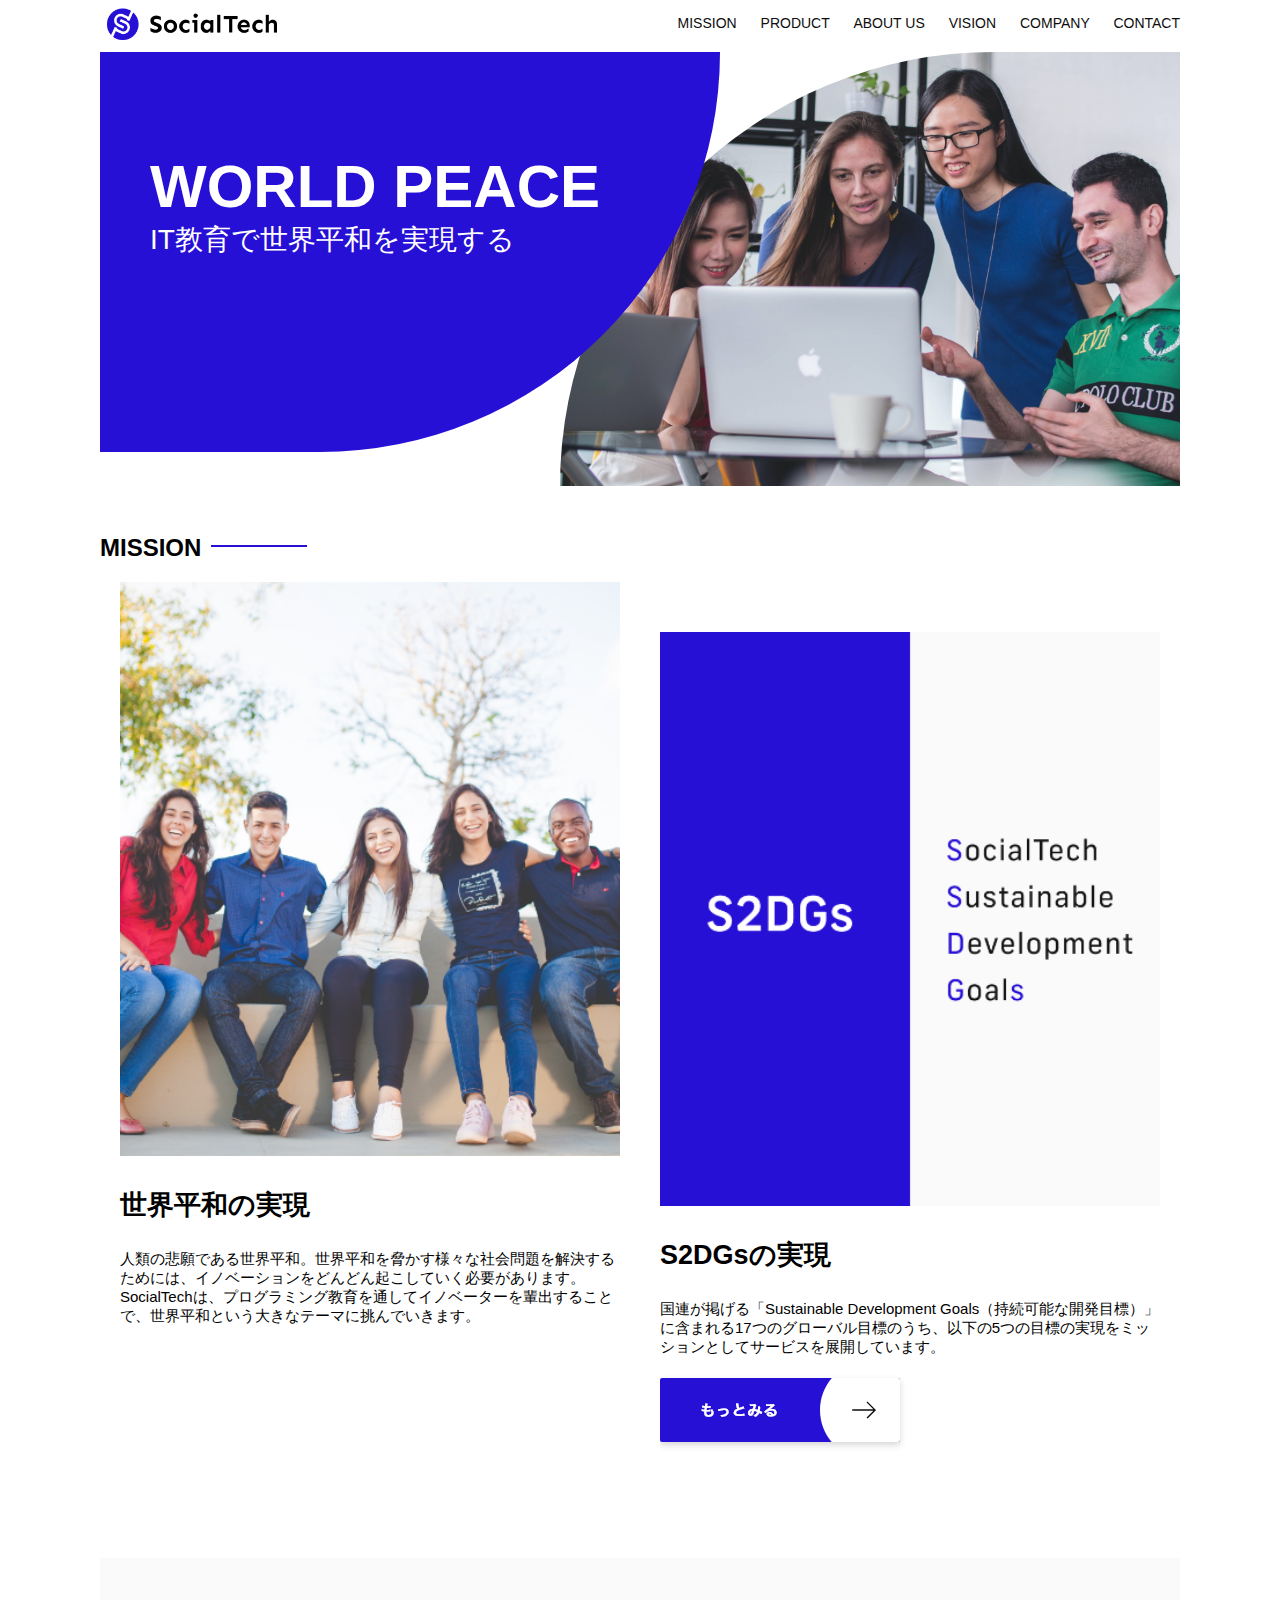
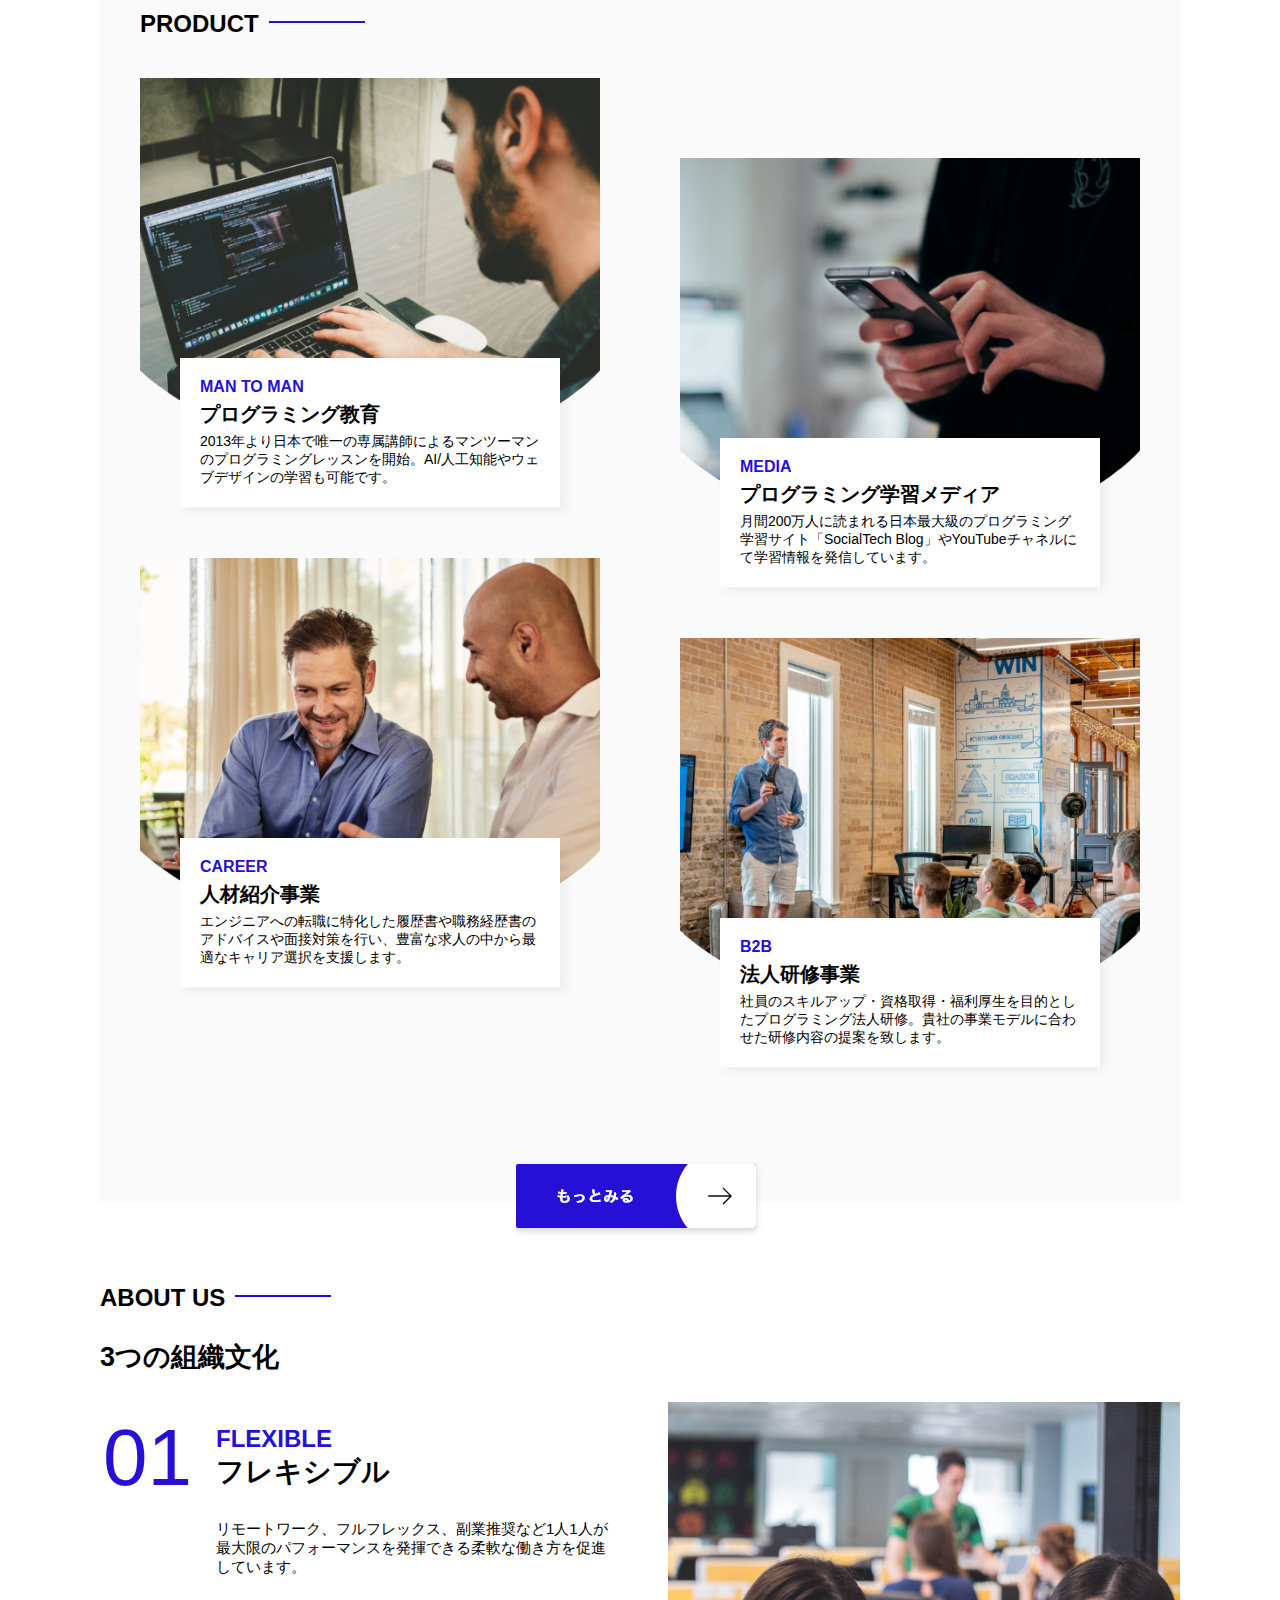
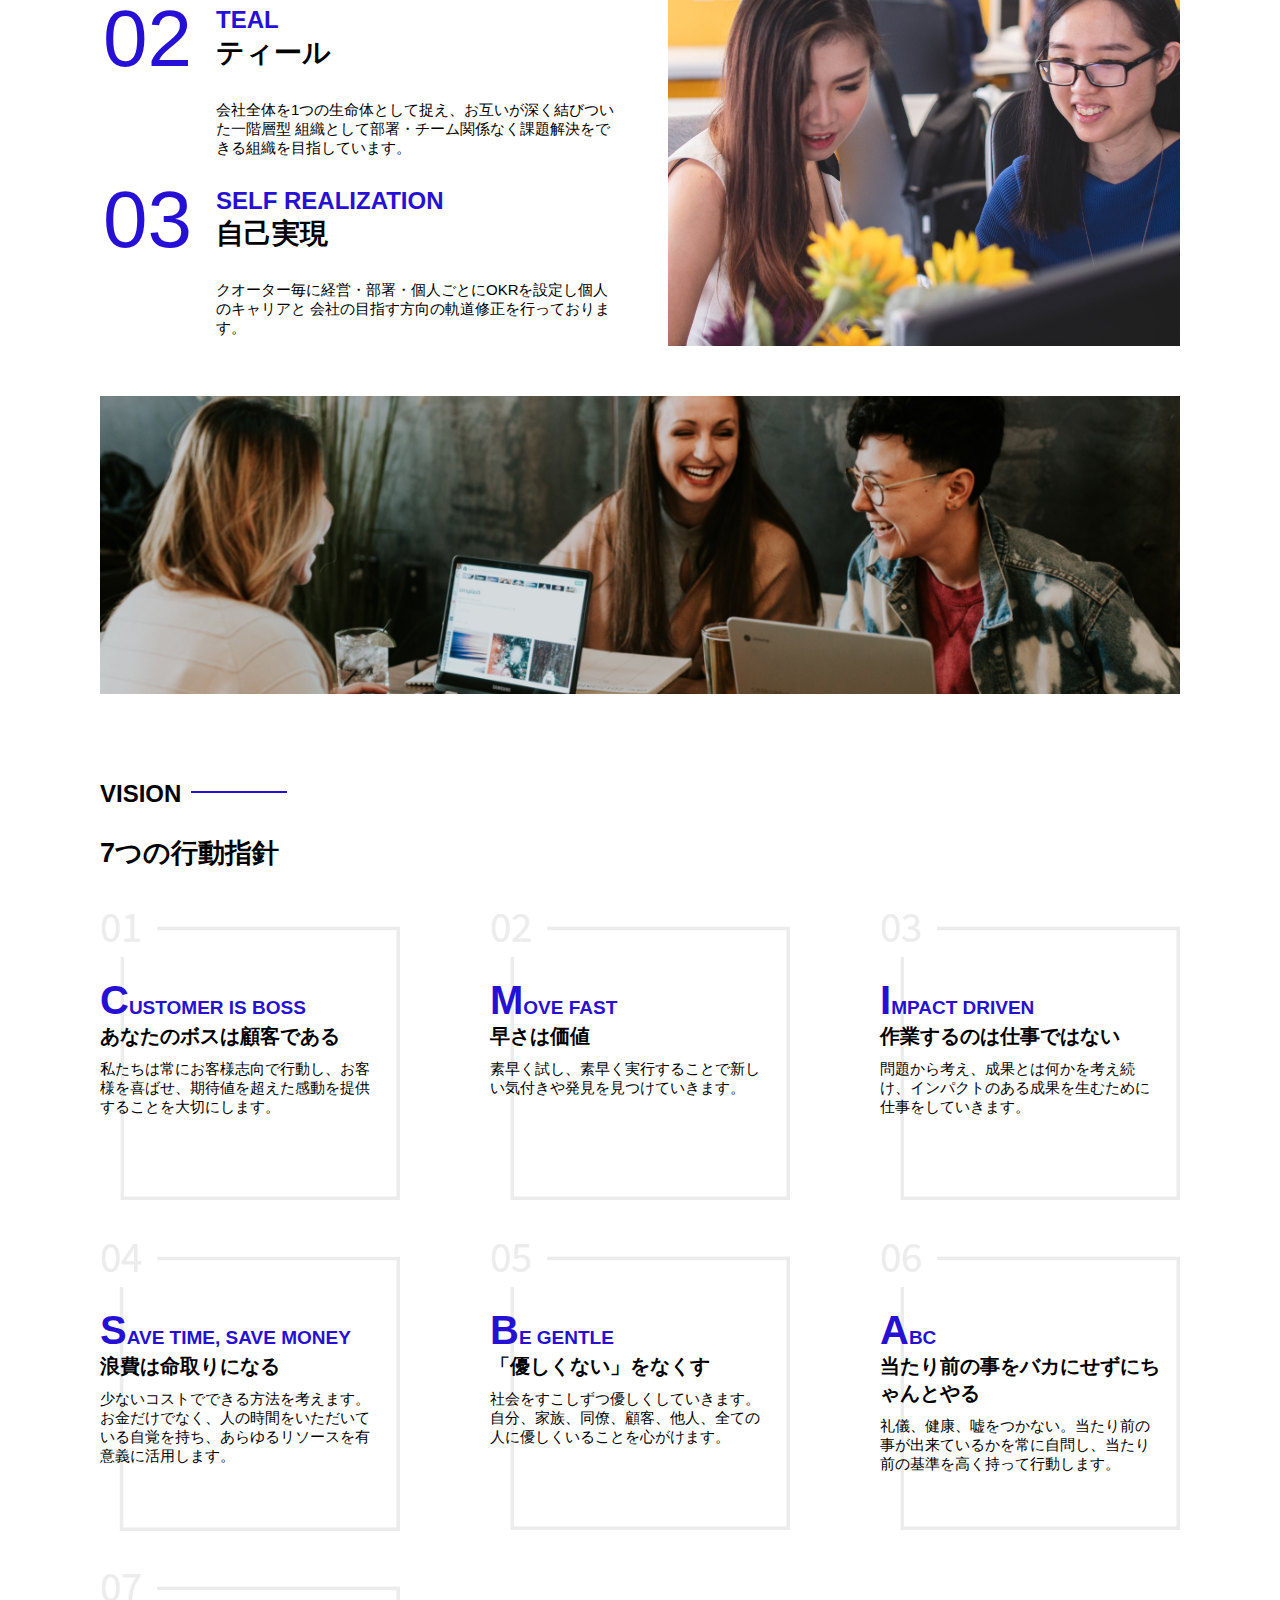
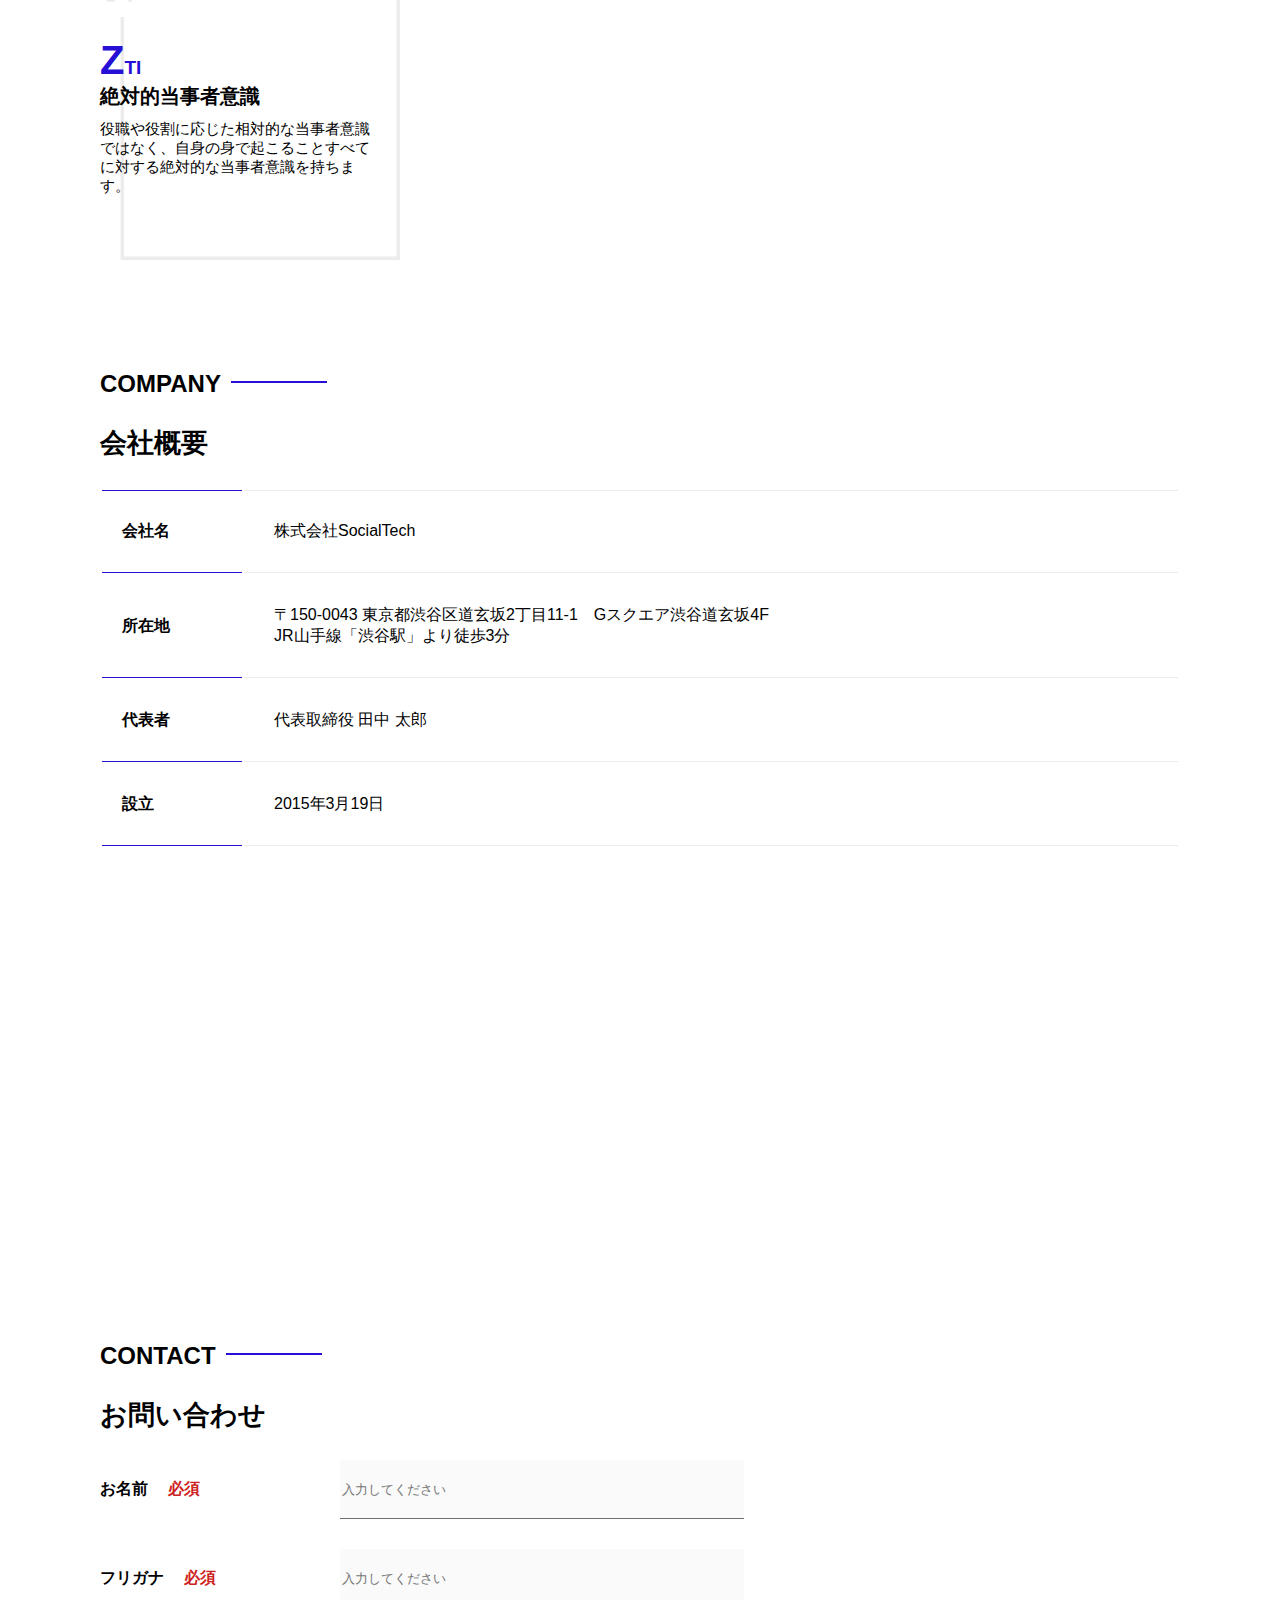
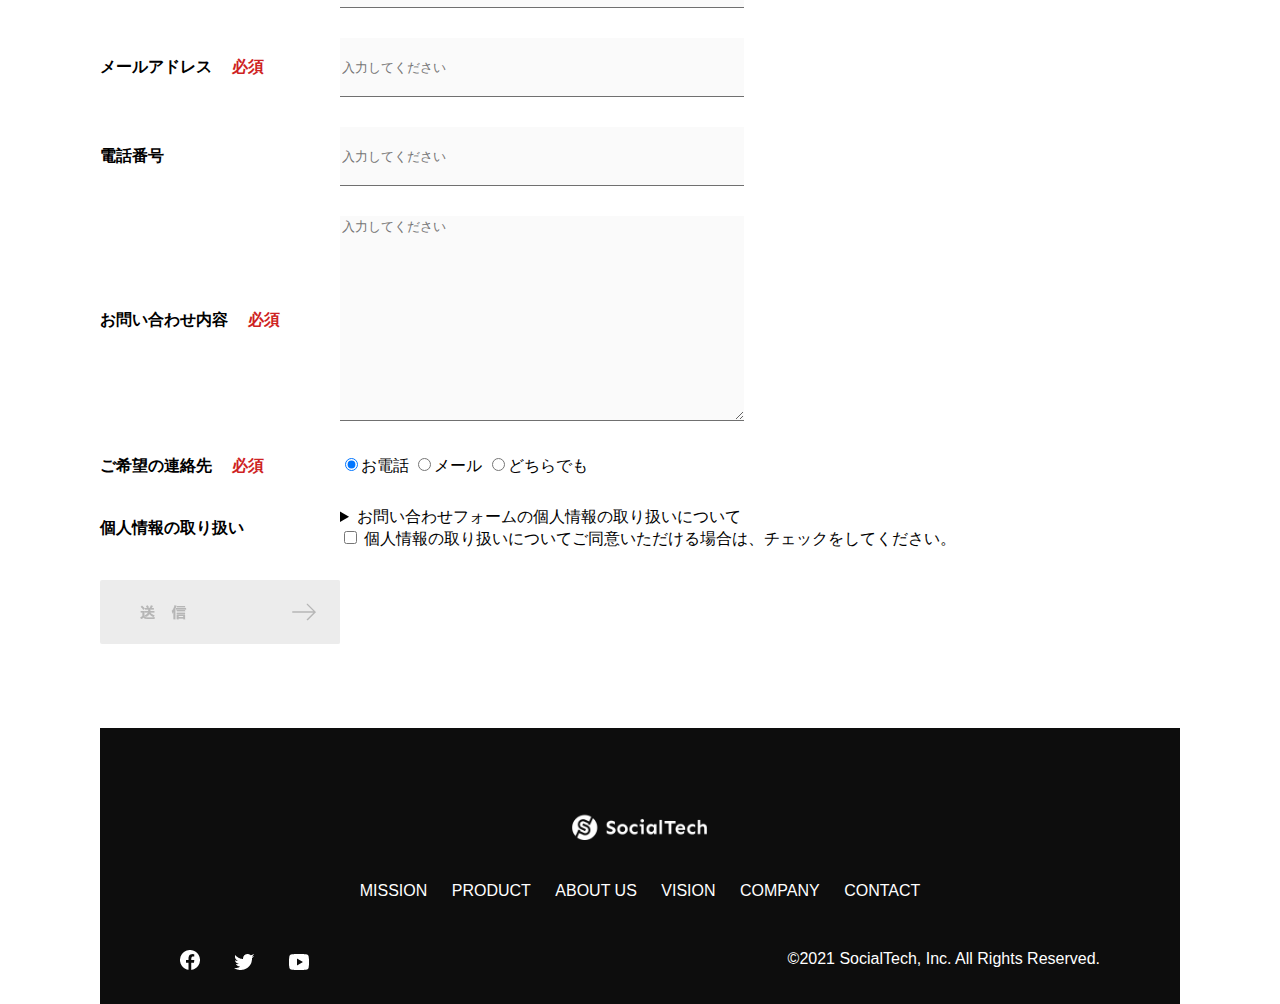
<file: index.html>
<!DOCTYPE html>
<html>
    <head>
        <title>SocialTech</title>
        <meta charset="utf-8">
        <meta name="description" content="SocialTechはEdTech業界のリーディングカンパニーを目指します。">
        <meta name="viewport" content="width=device-width, initial-scale=1.0">
        <link rel="stylesheet" href="style.css">
    </head>
    <body>
        <!-- ヘッダー -->
         <header>
            <!-- ロゴ -->
             <a href="index.html" id="logo"><img src="images/logo.png" alt="トップページに戻る"></a>

             <!-- PC用ナビゲーション -->
              <nav id="nav-pc">
                <a href="mission.html">MISSION</a>
                <a href="product.html">PRODUCT</a>
                <a href="index.html#aboutus">ABOUT US</a>
                <a href="index.html#vision">VISION</a>
                <a href="index.html#company">COMPANY</a>
                <a href="index.html#contact">CONTACT</a>
              </nav>
               <!-- スマホ用メニューボタン -->
                <img id="menu-sp" src="images/button-menu.png" alt="ナビゲーションを開く" onclick="document.getElementById('nav-sp').style.display = 'block'">

              <!-- スマホ用ナビゲーション -->
               <nav id="nav-sp">
                    <img id="close" src="images/button-close.png" alt="ナビゲーションを閉じる" onclick="document.getElementById('nav-sp').style.display = 'none'">
                    <a id="logo-sp" href="index.html" onclick="document.getElementById('nav-sp').style.display = 'none'"><img
                        src="images/logo-sp.png" alt="トップページに戻る"></a>
                    <a class="menu" href="mission.html" onclick="document.getElementById('nav-sp').style.display = 'none'">MISSION</a>
                    <a class="menu" href="product.html" onclick="document.getElementById('nav-sp').style.display = 'none'">PRODUCT</a>
                    <a class="menu" href="index.html#aboutus" onclick="document.getElementById('nav-sp').style.display = 'none'">ABOUT 
                        US</a>
                    <a class="menu" href="index.html#vision"
                        onclick="document.getElementById('nav-sp').style.display = 'none'">VISION</a>
                    <a class="menu" href="index.html#company"
                        onclick="document.getElementById('nav-sp').style.display = 'none'">COMPANY</a>
                    <a class="menu" href="index.html#contact"
                        onclick="document.getElementById('nav-sp').style.display = 'none'">CONTACT</a>
                    <div id="sns">
                        <a href="https://www.facebook.com/sejuku2013"><img src="images/button-facebook.png" alt="Facebookのリンク"></a>
                        <a href="https://twitter.com/samuraijuku"><img src="images/button-twitter.png" alt="Twitterのリンク"></a>
                        <a href="https://www.youtube.com/channel/UCCFOQO5aDK0xXam4cUQXT8g"><img src="images/button-youtube.png" alt="YouTubeのリンク"></a>
                    </div>
               </nav>
         </header>
         <main>
            <article>
                <!-- メインビジュアル -->
                 <section id="main-visual">
                    <div id="main-message">
                        <h1>WORLD PEACE</h1>
                        <p>IT教育で世界平和を実現する</p>
                    </div>
                    <img src="images/index/index-main.png" alt="PCの周りに集まる多国籍の仲間たち">
                 </section>
                 <!-- ミッション -->
                <section id="mission">
                    <h2 class="index-h2">MISSION</h2>
                    <div id="mission-flex">
                        <div>
                            <img id="mission-photo" src="images/index/index-mission.png" alt="屋外のベンチで写真を撮影する多国籍の仲間たち">
                            <h3>世界平和の実現</h3>
                            <p>
                                人類の悲願である世界平和。世界平和を脅かす様々な社会問題を解決するためには、イノベーションをどんどん起こしていく必要があります。SocialTechは、プログラミング教育を通してイノベーターを輩出することで、世界平和という大きなテーマに挑んでいきます。
                            </p>
                        </div>
                        <div>
                            <img id="s2dgs" src="images/index/s2dgs.png" alt="S2DGs">
                            <h3>S2DGsの実現</h3>
                            <p>国連が掲げる「Sustainable Development Goals（持続可能な開発目標）」に含まれる17つのグローバル目標のうち、以下の5つの目標の実現をミッションとしてサービスを展開しています。</p>
                            <a href="mission.html">
                                <img src="images/button-more.png" alt="もっとみる">
                            </a>
                        </div>
                    </div>
                </section>
                <!-- プロダクト -->
                 <section id="product">
                    <h2 class="index-h2">PRODUCT</h2>
                    <div>
                        <div id="product-left">
                            <div>
                                <img class="product-photo" src="images/index/index-mantoman.png" alt="PCでコードを書く男性">
                                <div class="product-explain">
                                    <span>MAN TO MAN</span>
                                    <h3>プログラミング教育</h3>
                                    <p>2013年より日本で唯一の専属講師によるマンツーマンのプログラミングレッスンを開始。AI/人工知能やウェブデザインの学習も可能です。</p>
                                </div>
                            </div>
                            <div>
                                <img class="product-photo" src="images/index/index-career.png" alt="笑顔で話し合う2人の男性">
                                <div class="product-explain">
                                    <span>CAREER</span>
                                    <h3>人材紹介事業</h3>
                                    <p>エンジニアへの転職に特化した履歴書や職務経歴書のアドバイスや面接対策を行い、豊富な求人の中から最適なキャリア選択を支援します。</p>
                                </div>
                            </div>
                        </div>
                        <div id="product-right">
                            <div>
                                <img class="product-photo" src="images/index/index-media.png" alt="スマートフォンを操作する人">
                                <div class="product-explain">
                                    <span>MEDIA</span>
                                    <h3>プログラミング学習メディア</h3>
                                    <p>月間200万人に読まれる日本最大級のプログラミング学習サイト「SocialTech Blog」やYouTubeチャネルにて学習情報を発信しています。</p>
                                </div>
                            </div>
                            <div>
                                <img class="product-photo" src="images/index/index-b2b.png" alt="講演中の男性とそれを聴く人々">
                                <div class="product-explain">
                                    <span>B2B</span>
                                    <h3>法人研修事業</h3>
                                    <p>社員のスキルアップ・資格取得・福利厚生を目的としたプログラミング法人研修。貴社の事業モデルに合わせた研修内容の提案を致します。</p>
                                </div>
                            </div>
                        </div>
                    </div>
                    <div>
                        <a id="product-more" href="product.html">
                            <img src="images/button-more.png" alt="もっとみる">
                        </a>
                    </div>
                 </section>
                     <!-- ABOUT US -->
                    <section id="aboutus">
                        <h2 class="index-h2">ABOUT US</h2>
                        <h3>3つの組織文化</h3>
                        <div>
                            <table class="culture-table">
                                <tr>
                                    <td>
                                        <span class="culture-num">01</span>
                                    </td>
                                    <td>
                                        <span class="culture-en">FLEXIBLE</span>
                                        <span class="culture-jp">フレキシブル</span>
                                    </td>
                                </tr>
                                <tr>
                                    <td>
                                        <!-- 空のセル -->
                                    </td>
                                    <td>
                                        <p class="culture-description">
                                            リモートワーク、フルフレックス、副業推奨など1人1人が最大限のパフォーマンスを発揮できる柔軟な働き方を促進しています。
                                        </p>
                                    </td>
                                </tr>
                                <tr>
                                    <td>
                                        <span class="culture-num">02</span>
                                    </td>
                                    <td>
                                        <span class="culture-en">TEAL</span>
                                        <span class="culture-jp">ティール</span>
                                    </td>
                                </tr>
                                <tr>
                                    <td>
                                        <!-- 空のセル -->
                                    </td>
                                    <td>
                                        <p class="culture-description">
                                            会社全体を1つの生命体として捉え、お互いが深く結びついた一階層型
                                            組織として部署・チーム関係なく課題解決をできる組織を目指しています。
                                        </p>
                                    </td>
                                </tr>
                                <tr>
                                    <td>
                                        <span class="culture-num">03</span>
                                    </td>
                                    <td>
                                        <span class="culture-en">SELF REALIZATION</span>
                                        <span class="culture-jp">自己実現</span>
                                    </td>
                                </tr>
                                <tr>
                                    <td>
                                        <!-- 空のセル -->
                                    </td>
                                    <td>
                                        <p class="culture-description">
                                            クオーター毎に経営・部署・個人ごとにOKRを設定し個人のキャリアと
                                            会社の目指す方向の軌道修正を行っております。
                                        </p>
                                    </td>
                                </tr>
                            </table>
                            <img class="culture-img" src="images/index/index-aboutus1.png" alt="笑顔で話し合う2人の女性">
                        </div>
                        <img class="culture-img2" src="images/index/index-aboutus2.png" alt="笑顔で話し合う3人の男女">
                    </section>
                    <!-- VISION -->
                     <section id="vision">
                        <h2 class="index-h2">VISION</h2>
                        <h3>7つの行動指針</h3>
                        <div>
                            <div class="vision-box">
                                <img src="images/index/vision-01.png" alt="01">
                                <span>
                                    <h4>CUSTOMER IS BOSS</h4>
                                    <h5>あなたのボスは顧客である</h5>
                                    <p>私たちは常にお客様志向で行動し、お客様を喜ばせ、期待値を超えた感動を提供することを大切にします。</p>
                                </span>
                            </div>
                            <div class="vision-box">
                                <img src="images/index/vision-02.png" alt="02">
                                <span>
                                    <h4>MOVE FAST</h4>
                                    <h5>早さは価値</h5>
                                    <p>素早く試し、素早く実行することで新しい気付きや発見を見つけていきます。</p>
                                </span>
                            </div>
                            <div class="vision-box">
                                <img src="images/index/vision-03.png" alt="03">
                                <span>
                                    <h4>IMPACT DRIVEN</h4>
                                    <h5>作業するのは仕事ではない</h5>
                                    <p>問題から考え、成果とは何かを考え続け、インパクトのある成果を生むために仕事をしていきます。</p>
                                </span>
                            </div>
                            <div class="vision-box">
                                <img src="images/index/vision-04.png" alt="04">
                                <span>
                                    <h4>SAVE TIME, SAVE MONEY</h4>
                                    <h5>浪費は命取りになる</h5>
                                    <p>少ないコストでできる方法を考えます。お金だけでなく、人の時間をいただいている自覚を持ち、あらゆるリソースを有意義に活用します。</p>
                                </span>
                            </div>
                            <div class="vision-box">
                                <img src="images/index/vision-05.png" alt="05">
                                <span>
                                    <h4>BE GENTLE</h4>
                                    <h5>「優しくない」をなくす</h5>
                                    <p>社会をすこしずつ優しくしていきます。自分、家族、同僚、顧客、他人、全ての人に優しくいることを心がけます。</p>
                                </span>
                            </div>
                            <div class="vision-box">
                                <img src="images/index/vision-06.png" alt="06">
                                <span>
                                    <h4>ABC</h4>
                                    <h5>当たり前の事をバカにせずにちゃんとやる</h5>
                                    <p>礼儀、健康、嘘をつかない。当たり前の事が出来ているかを常に自問し、当たり前の基準を高く持って行動します。</p>
                                </span>
                            </div>
                            <div class="vision-box">
                                <img src="images/index/vision-07.png" alt="07">
                                <span>
                                    <h4>ZTI</h4>
                                    <h5>絶対的当事者意識</h5>
                                    <p>役職や役割に応じた相対的な当事者意識ではなく、自身の身で起こることすべてに対する絶対的な当事者意識を持ちます。</p>
                                </span>
                            </div>
                        </div>
                     </section>
                     <!-- COMPANY -->
                      <section id="company">
                        <h2 class="index-h2">COMPANY</h2>
                        <h3>会社概要</h3>
                        <table id="company-table">
                            <tr>
                                <th class="tableheader-first">会社名</th>
                                <td class="cell-first">株式会社SocialTech</td>
                            </tr>
                            <tr>
                                <th class="tableheader">所在地</th>
                                <td class="cell">〒150-0043 東京都渋谷区道玄坂2丁目11-1　Gスクエア渋谷道玄坂4F<br>JR山手線「渋谷駅」より徒歩3分</td>
                            </tr>
                            <tr>
                                <th class="tableheader">代表者</th>
                                <td class="cell">代表取締役 田中 太郎</td>
                            </tr>
                            <tr>
                                <th class="tableheader">設立</th>
                                <td class="cell">2015年3月19日</td>
                            </tr>
                        </table>
                        <iframe
                        src="https://www.google.com/maps/embed?pb=!1m18!1m12!1m3!1d3241.7721970917696!2d139.69604329999999!3d35.6579838!2m3!1f0!2f0!3f0!3m2!1i1024!2i768!4f13.1!3m3!1m2!1s0x60188caa00761ef7%3A0xca365495c8ced290!2z44CSMTUwLTAwNDMg5p2x5Lqs6YO95riL6LC35Yy66YGT546E5Z2C77yS5LiB55uu77yR77yRIEpNRuODk-ODq-a4i-iwtzAz!5e0!3m2!1sja!2sjp!4v1718726807921!5m2!1sja!2sjp"
                        style="border:0;" allowfullscreen="" loading="lazy">
                        </iframe>
                      </section>
                      <!-- お問い合わせフォーム -->
                       <section id="contact">
                        <h2 class="index-h2" >CONTACT</h2>
                        <h3>お問い合わせ</h3>
                        <!-- STATIC FORMSのフォームタグ -->
                        <form action="https://api.staticforms.xyz/submit" method="post">
                            <input type="text" name="honeypot" style="display:none">
                            <!-- STATIC FORMSのアクセスキー -->
                            <input type="hidden" name="accessKey" value="549ea6ee-bde6-4167-8ddf-ad9690badec9">
                            <!-- メールのタイトル -->
                            <input type="hidden" name="subject" value="お問い合わせフォーム">
                            <!-- 送信先のメールアドレスをvalueに設定する -->
                            <input type="hidden" name="replyTo" value="c.ugumori@restengineering.jp">
                            <!-- redirectToのURLは公開後のURLへリンクする -->
                            <input type="hidden" name="redirectTo" value="">
                            <div>
                                <div class="contact-heading">
                                    <label class="contact-label">お名前<span class="contact-span">必須</span></label>
                                </div>
                                <div>
                                    <input type="text" name="name" placeholder="入力してください" class="contact-textbox">
                                </div>
                            </div>
                            <div>
                                <div class="contact-heading">
                                    <label class="contact-label">フリガナ<span class="contact-span">必須</span></label>
                                </div>
                                <div>
                                    <input type="text" name="hurigana" placeholder="入力してください" class="contact-textbox">
                                </div>
                            </div>
                            <div>
                                <div class="contact-heading">
                                    <label class="contact-label">メールアドレス<span class="contact-span">必須</span></label>
                                </div>
                                <div>
                                    <input type="text" name="email" placeholder="入力してください" class="contact-textbox">
                                </div>
                            </div>
                            <div>
                                <div class="contact-heading">
                                    <label class="contact-label">電話番号</label>
                                </div>
                                <div>
                                    <input type="text" name="tel" placeholder="入力してください" class="contact-textbox">
                                </div>
                            </div>
                            <div>
                                <div class="contact-heading">
                                    <label class="contact-label">お問い合わせ内容<span class="contact-span">必須</span></label>
                                </div>
                                <div>
                                    <textarea class="contact-textarea" placeholder="入力してください" name="message"></textarea>
                                </div>
                            </div>
                            <div>
                                <div class="contact-heading">
                                    <label class="contact-label">ご希望の連絡先<span class="contact-span">必須</span></label>
                                </div>
                                <div>
                                    <input class="radiobutton" type="radio" value="tel" name="contact" checked><label>お電話</label>
                                    <input class="radiobutton" type="radio" value="mail" name="contact"><label>メール</label>
                                    <input class="radiobutton" type="radio" value="both" name="contact"><label>どちらでも</label>
                                </div>
                            </div>
                            <div>
                                <div class="contact-heading">
                                    <label class="contact-label">個人情報の取り扱い</label>
                                </div>
                                <div>
                                    <details>
                                        <summary>お問い合わせフォームの個人情報の取り扱いについて</summary>
                                        <div>
                                            <span>１．組織の名称又は氏名</span><br>
                                            株式会社SocialTech<br><br>
                                            <span>２．個人情報保護管理者（若しくはその代理人）の氏名又は職名、所属及び連絡先
                                                鈴木 一郎 コーポレート部</span><br>
                                            メールアドレス：support@socialtech.net<br>
                                            TEL：03-xxxx-xxxx<br>
                                            <span>３．個人情報の利用目的</span><br>
                                            ・本サービス及び本サービスに関連する情報の提供又はそれらに関する連絡のため<br>
                                            ・ユーザーの本人確認のため<br>
                                            ・当社サービスのご案内のため<br>
                                            ・当社の商品等の広告または宣伝（電子メールによるものを含むものとします。）<br><br>
                                            <span>４．個人情報の取り扱い業務の委託</span><br>
                                            個人情報の取扱業務の全部または一部を外部に業務委託する場合があります。<br>
                                            その際、弊社は、個人情報を適切に保護できる管理体制を敷き実行していることを条件として<br>
                                            委託先を厳選したうえで、機密保持契約を委託先と締結し、お客様の個人情報を厳密に管理させます。<br><br>
                                            <span>５．個人情報の開示等の請求</span><br>
                                            お客様は、弊社に対してご自身の個人情報の開示等（利用目的の通知、開示、内容の訂正・追加・削除、利用の停止または消去、第三者への提供の停止）に関して、当社問合わせ窓口に申し出ることができます。<br>
                                            その際、弊社はお客様ご本人を確認させていただいたうえで、合理的な期間内に対応いたします。<br><br>
                                            なお、個人情報に関する弊社問合わせ先は、次の通りです。<br><br>
                                            株式会社SocialTech　個人情報問合せ窓口<br>
                                            〒150-0043　東京都渋谷区道玄坂2丁目11-1 Ｇスクエア渋谷道玄坂 4F<br>
                                            メールアドレス：support@socialtech.net　TEL：03-xxxx-xxxx<br><br>
                                            <span>６．個人情報を提供されることの任意性について</span><br><br>
                                            お客様がご自身の個人情報を弊社に提供されるか否かは、お客様のご判断によりますが、もしご提供されない場合には、適切なサービスが提供できない場合がありますので予めご了承ください。
                                        </div>
                                    </details>
                                    <input type="checkbox" name="agree">
                                    <span>個人情報の取り扱いについてご同意いただける場合は、チェックをしてください。</span>
                                </div>
                            </div>
                            <input type="image" src="images/button-submit.png" alt="送信する">
                        </form>
                       </section>
            </article>
            <footer>
                <div id="footer-logo">
                    <img src="images/logo-sp.png" alt="SocialTech">
                </div>
                <div id="footer-link">
                    <a href="mission.html">MISSION</a>
                    <a href="product.html">PRODUCT</a>
                    <a href="index.html#aboutus">ABOUT US</a>
                    <a href="index.html#vision">VISION</a>
                    <a href="index.html#company">COMPANY</a>
                    <a href="index.html#contact">CONTACT</a>
                </div>
                <div id="sns-footer">
                    <a href="https://www.facebook.com/sejuku2013"><img src="images/button-facebook.png" alt="Facebookのリンク"></a>
                    <a href="https://twitter.com/samuraijuku"><img src="images/button-twitter.png" alt="Twitterのリンク"></a>
                    <a href="https://www.youtube.com/channel/UCCFOQO5aDK0xXam4cUQXT8g"><img src="images/button-youtube.png" alt="YouTubeのリンク"></a>
                    <span id="copyright">&copy;2021 SocialTech, Inc. All Rights Reserved.</span>
                </div>
            </footer>
         </main>
    </body>
</html>
</file>
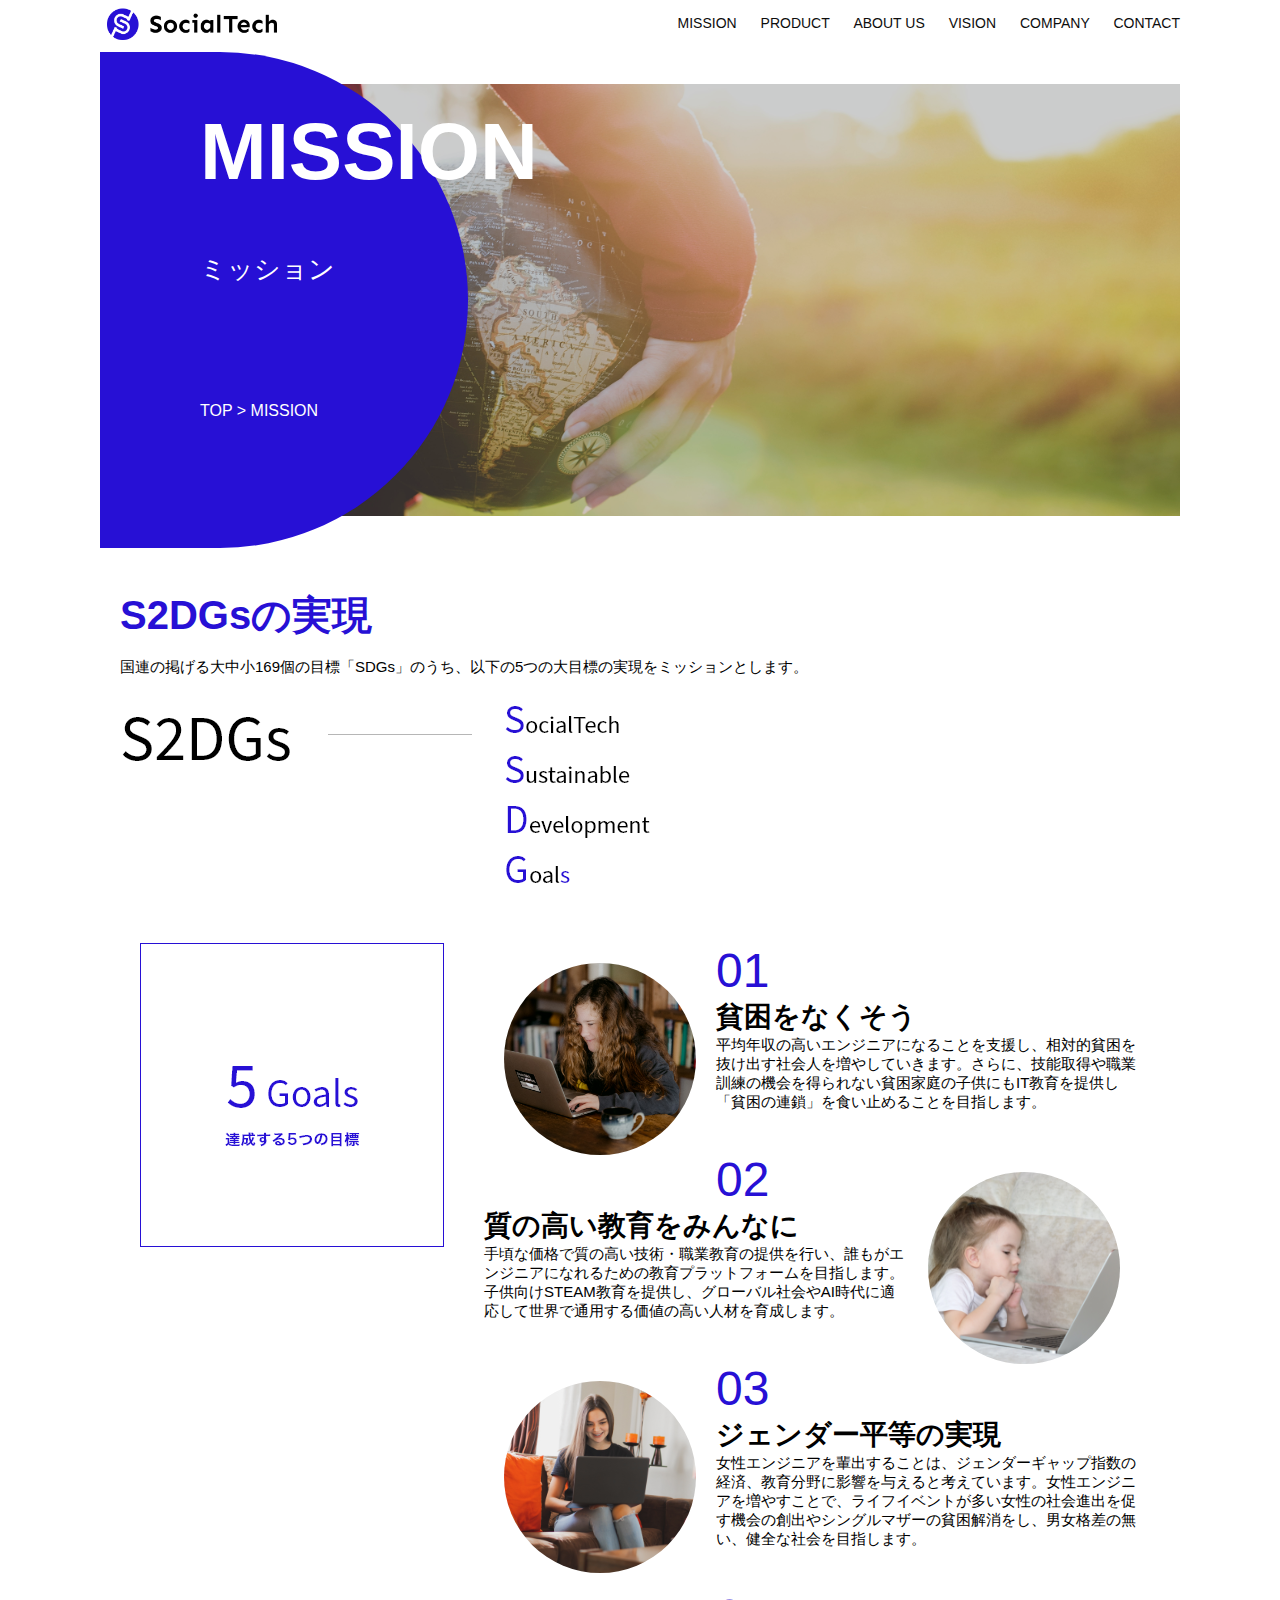
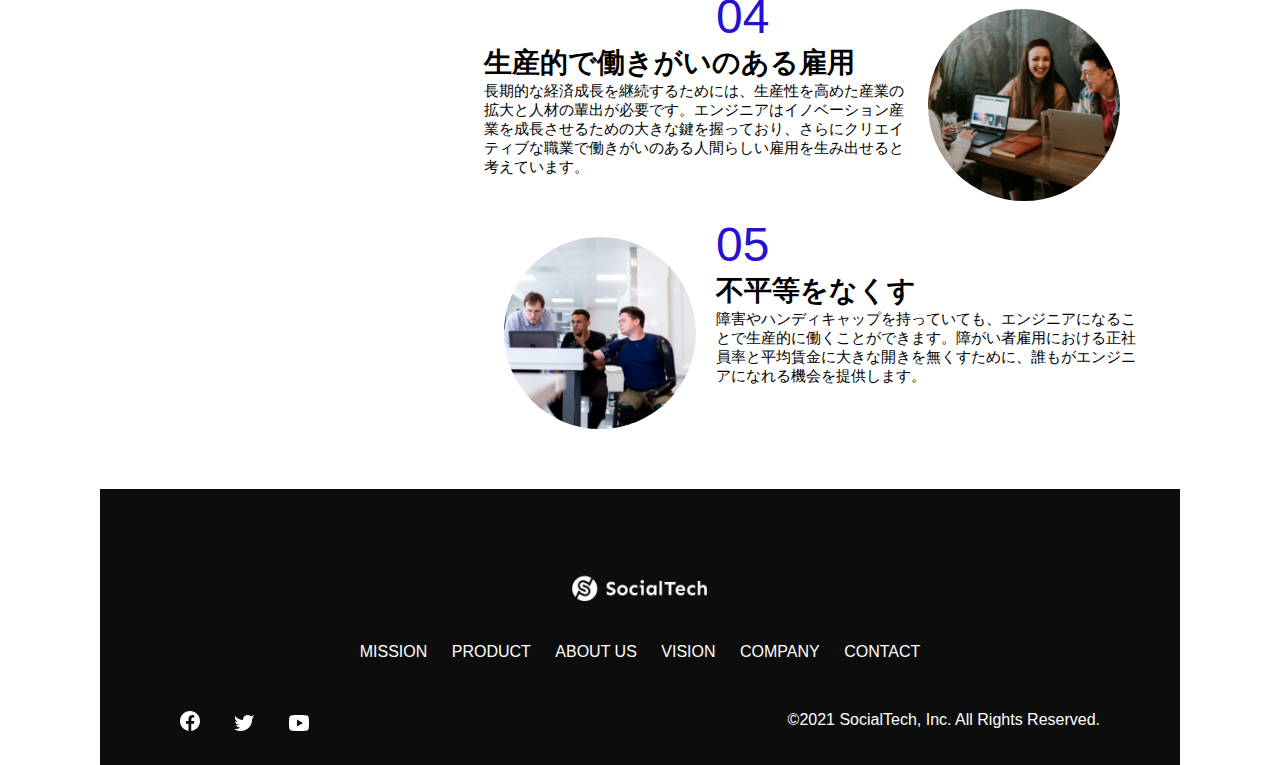
<file: mission.html>
<!DOCTYPE html>
<html>
    <head>
        <title>SocialTech - MISSION ミッション -</title>
        <meta charset="utf-8">
        <meta name="description" content="SocialTechが目指す5つの目標（S2DGs）を紹介します">
        <meta name="viewport" content="width=device-width, initial-scale=1.0">
        <link rel="stylesheet" href="style.css">
    </head>

    <body>
        <!-- ヘッダー -->
        <header>
            <!-- ロゴ -->
            <a href="index.html" id="logo"><img src="images/logo.png" alt="トップページに戻る"></a>

            <!-- PC用ナビゲーション -->
            <nav id="nav-pc">
                <a href="mission.html">MISSION</a>
                <a href="product.html">PRODUCT</a>
                <a href="index.html#aboutus">ABOUT US</a>
                <a href="index.html#vision">VISION</a>
                <a href="index.html#company">COMPANY</a>
                <a href="index.html#contact">CONTACT</a>
            </nav>

            <!-- スマホ用メニューボタン -->
            <img id="menu-sp" src="images/button-menu.png" alt="ナビゲーションを開く" onclick="document.getElementById('nav-sp').style.display = 'block'">

            <!-- スマホ用ナビゲーション -->
            <nav id="nav-sp">
                <img id="close" src="images/button-close.png" alt="ナビゲーションを閉じる" onclick="document.getElementById('nav-sp').style.display = 'none'">
                <a id="logo-sp" href="index.html" onclick="document.getElementById('nav-sp').style.display = 'none'"><img
                    src="images/logo-sp.png" alt="トップページに戻る"></a>
                <a class="menu" href="mission.html" onclick="document.getElementById('nav-sp').style.display = 'none'">MISSION</a>
                <a class="menu" href="product.html" onclick="document.getElementById('nav-sp').style.display = 'none'">PRODUCT</a>
                <a class="menu" href="index.html#aboutus" onclick="document.getElementById('nav-sp').style.display = 'none'">ABOUT
                    US</a>
                <a class="menu" href="index.html#vision"
                    onclick="document.getElementById('nav-sp').style.display = 'none'">VISION</a>
                <a class="menu" href="index.html#company"
                    onclick="document.getElementById('nav-sp').style.display = 'none'">COMPANY</a>
                <a class="menu" href="index.html#contact"
                    onclick="document.getElementById('nav-sp').style.display = 'none'">CONTACT</a>
                <div id="sns">
                    <a href="https://www.facebook.com/sejuku2013"><img src="images/button-facebook.png" alt="Facebookのリンク"></a>
                    <a href="https://twitter.com/samuraijuku"><img src="images/button-twitter.png" alt="Twitterのリンク"></a>
                    <a href="https://www.youtube.com/channel/UCCFOQO5aDK0xXam4cUQXT8g"><img src="images/button-youtube.png" alt="YouTubeのリンク"></a>
                </div>
            </nav>
         </header>
         <main>
            <article>
                <section id="mission-main">
                    <div id="mission-title">
                        <h1>MISSION</h1>
                        <span>ミッション</span>
                        <div>TOP > MISSION</div>
                    </div>
                </section>
                <section id="mission-s2dgs">
                    <h2 class="mission-h2">S2DGsの実現</h2>
                    <p>国連の掲げる大中小169個の目標「SDGs」のうち、以下の5つの大目標の実現をミッションとします。</p>
                    <img src="images/mission/mission-s2dgs.png" alt="S2DGs">
                </section>
                <section id="mission-5goals">
                    <div>
                        <img id="s2dgs-image" src="images/mission/mission-5goals.png" alt="5Goals">
                    </div>
                    <div>
                        <div>
                            <img class="fivegoals-image-left" src="images/mission/mission-5goals01.png" alt="PCを操作する女の子">
                            <span class="fivegoals-number">01</span>
                            <h3 class="fivegoals-h3">貧困をなくそう</h3>
                            <p class="fivegoals-p">
                                平均年収の高いエンジニアになることを支援し、相対的貧困を抜け出す社会人を増やしていきます。さらに、技能取得や職業訓練の機会を得られない貧困家庭の子供にもIT教育を提供し「貧困の連鎖」を食い止めることを目指します。
                            </p>
                        </div>

                        <div>
                            <img class="fivegoals-image-right" src="images/mission/mission-5goals02.png" alt="PCを見つめる小さい女の子">
                            <span class="fivegoals-number">02</span>
                            <h3 class="fivegoals-h3">質の高い教育をみんなに</h3>
                            <p class="fivegoals-p">
                                手頃な価格で質の高い技術・職業教育の提供を行い、誰もがエンジニアになれるための教育プラットフォームを目指します。子供向けSTEAM教育を提供し、グローバル社会やAI時代に適応して世界で通用する価値の高い人材を育成します。
                            </p>
                        </div>

                        <div>
                            <img class="fivegoals-image-left" src="images/mission/mission-5goals03.png" alt="PCを操作する女性">
                            <span class="fivegoals-number">03</span>
                            <h3 class="fivegoals-h3">ジェンダー平等の実現</h3>
                            <p class="fivegoals-p">
                                女性エンジニアを輩出することは、ジェンダーギャップ指数の経済、教育分野に影響を与えると考えています。女性エンジニアを増やすことで、ライフイベントが多い女性の社会進出を促す機会の創出やシングルマザーの貧困解消をし、男女格差の無い、健全な社会を目指します。
                            </p>
                        </div>

                        <div>
                            <img class="fivegoals-image-right" src="images/mission/mission-5goals04.png" alt="笑顔で話し合う3人の男女">
                            <span class="fivegoals-number">04</span>
                            <h3 class="fivegoals-h3">生産的で働きがいのある雇用</h3>
                            <p class="fivegoals-p">
                                長期的な経済成長を継続するためには、生産性を高めた産業の拡大と人材の輩出が必要です。エンジニアはイノベーション産業を成長させるための大きな鍵を握っており、さらにクリエイティブな職業で働きがいのある人間らしい雇用を生み出せると考えています。
                            </p>
                        </div>

                        <div>
                            <img class="fivegoals-image-left" src="images/mission/mission-5goals05.png" alt="障害を持つ男性が生き生きと働く様子">
                            <span class="fivegoals-number">05</span>
                            <h3 class="fivegoals-h3">不平等をなくす</h3>
                            <p class="fivegoals-p">
                                障害やハンディキャップを持っていても、エンジニアになることで生産的に働くことができます。障がい者雇用における正社員率と平均賃金に大きな開きを無くすために、誰もがエンジニアになれる機会を提供します。
                            </p>
                        </div>
                    </div>
                </section>
            </article>
            <footer>
                <div id="footer-logo">
                    <img src="images/logo-sp.png" alt="SocialTech">
                </div>
                <div id="footer-link">
                    <a href="mission.html">MISSION</a>
                    <a href="product.html">PRODUCT</a>
                    <a href="index.html#aboutus">ABOUT US</a>
                    <a href="index.html#vision">VISION</a>
                    <a href="index.html#company">COMPANY</a>
                    <a href="index.html#contact">CONTACT</a>
                </div>
                <div id="sns-footer">
                    <a href="https://www.facebook.com/sejuku2013"><img src="images/button-facebook.png" alt="Facebookのリンク"></a>
                    <a href="https://twitter.com/samuraijuku"><img src="images/button-twitter.png" alt="Twitterのリンク"></a>
                    <a href="https://www.youtube.com/channel/UCCFOQO5aDK0xXam4cUQXT8g"><img src="images/button-youtube.png" alt="YouTubeのリンク"></a>
                    <span id="copyright">&copy;2021 SocialTech, Inc. All Rights Reserved.</span>
                </div>
            </footer>
         </main>
    </body>

</html>
</file>
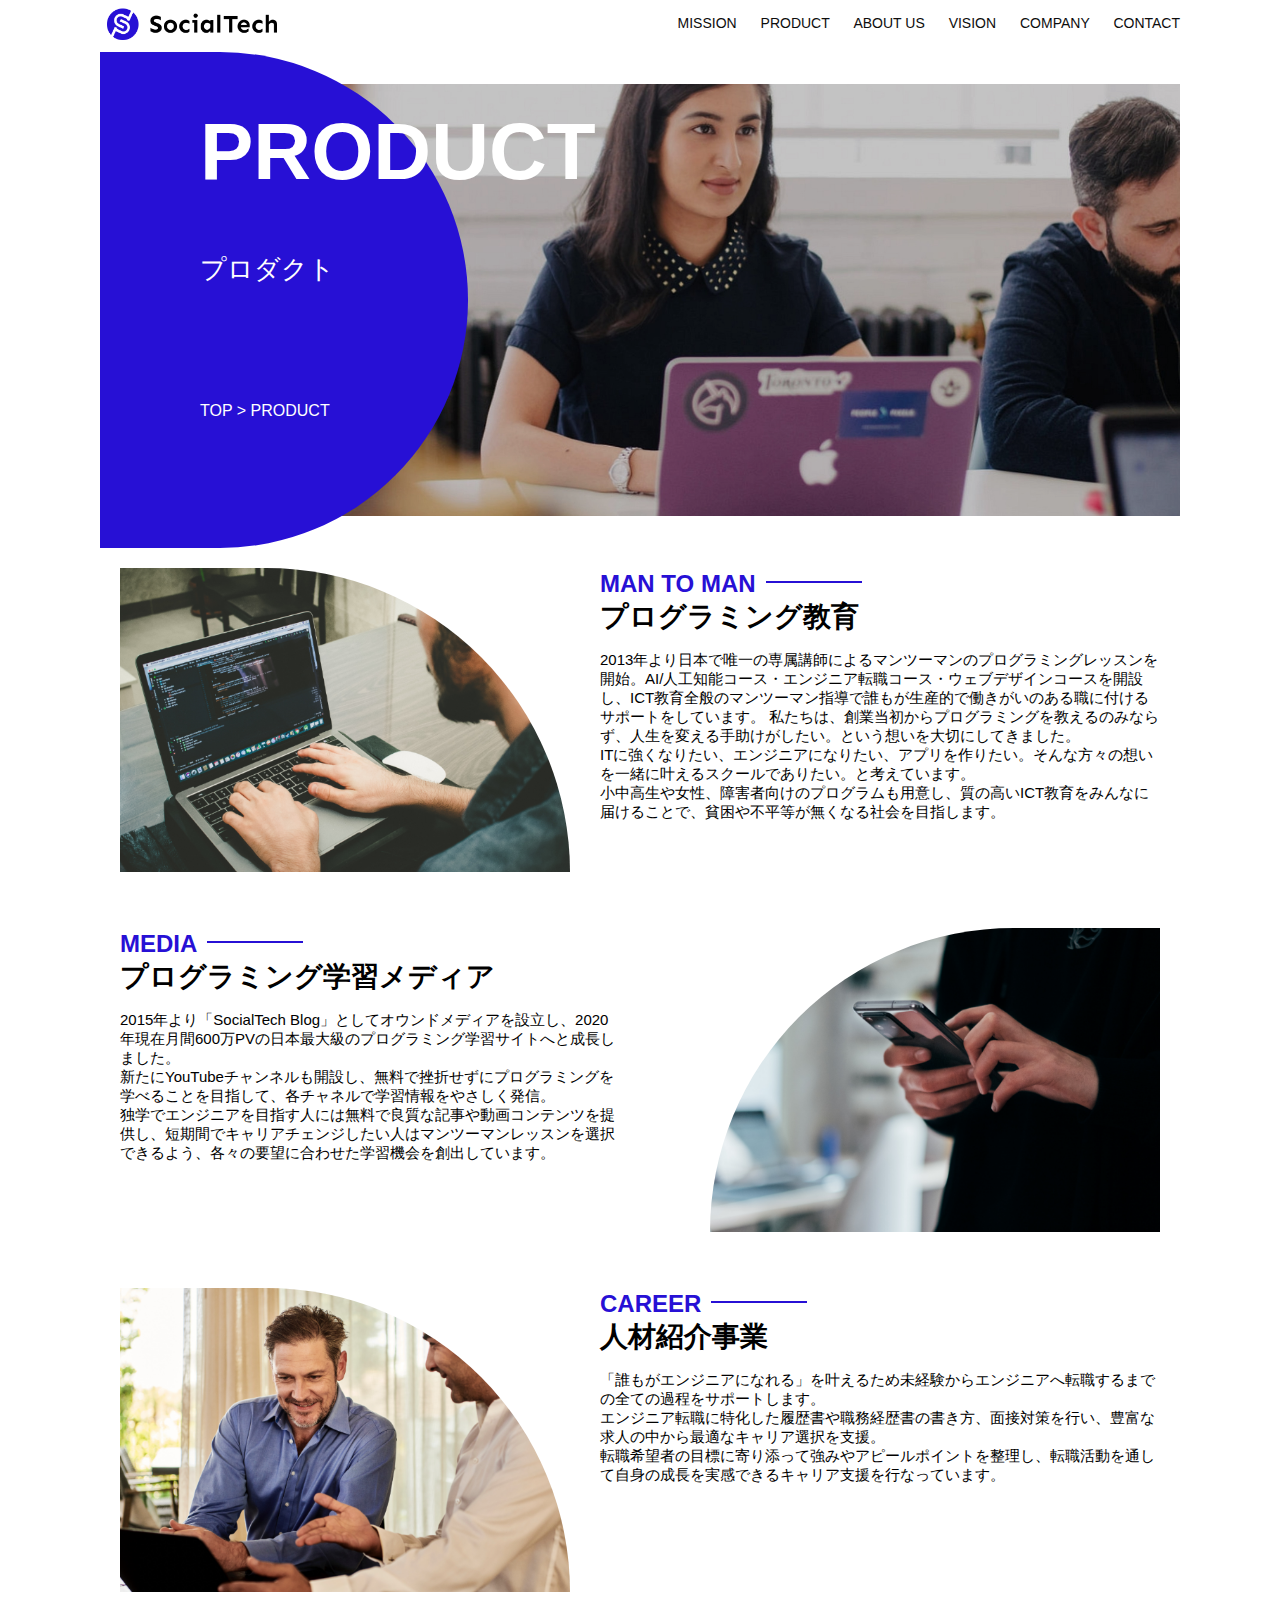
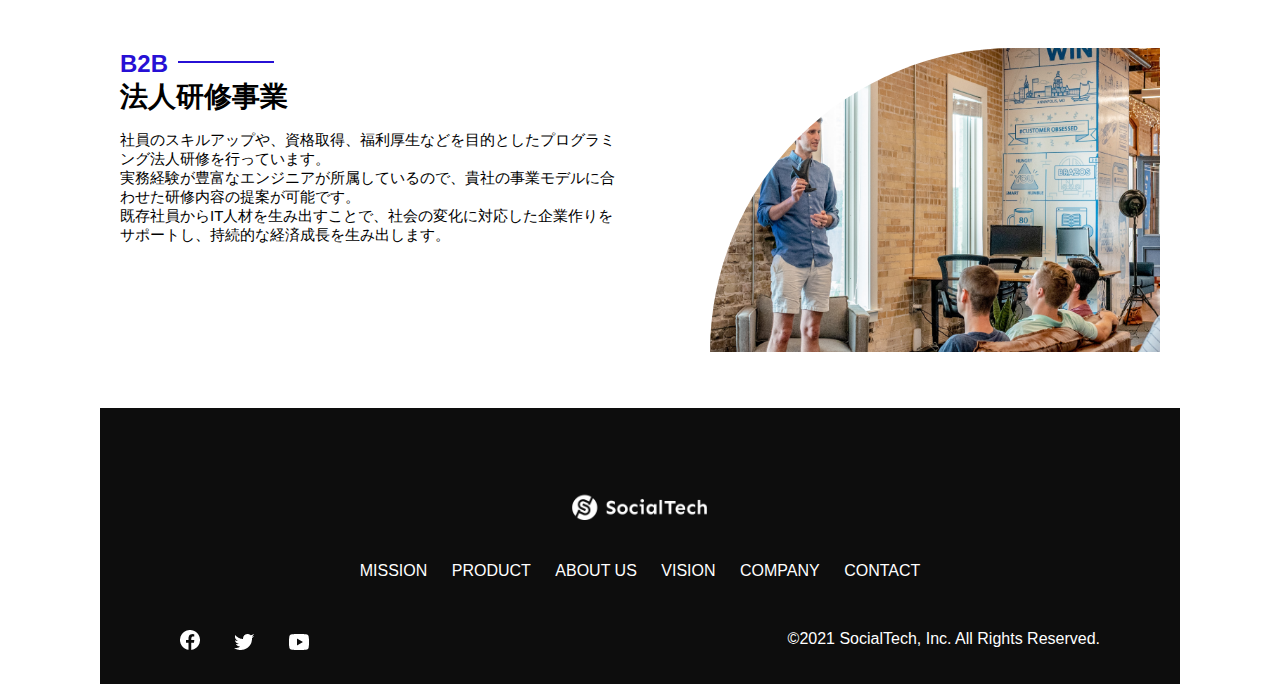
<file: product.html>
<!DOCTYPE html>
<html>
    <head>
        <title>SocialTech -PRODUCT プロダクト-</title>
        <meta charset="utf-8">
        <meta name="description" content="SocialTechの4つのプロダクトを紹介します">
        <meta name="viewport" content="width=device-width, initial-scale=1.0">
        <link rel="stylesheet" href="style.css">
    </head>
    <body>
        <!-- ヘッダー -->
         <header>
            <!-- ロゴ -->
             <a href="index.html" id="logo"><img src="images/logo.png" alt="トップページに戻る"></a>

             <!-- PC用ナビゲーション -->
              <nav id="nav-pc">
                <a href="mission.html">MISSION</a>
                <a href="product.html">PRODUCT</a>
                <a href="index.html#aboutus">ABOUT US</a>
                <a href="index.html#vision">VISION</a>
                <a href="index.html#company">COMPANY</a>
                <a href="index.html#contact">CONTACT</a>
              </nav>
               <!-- スマホ用メニューボタン -->
                <img id="menu-sp" src="images/button-menu.png" alt="ナビゲーションを開く" onclick="document.getElementById('nav-sp').style.display = 'block'">

              <!-- スマホ用ナビゲーション -->
               <nav id="nav-sp">
                    <img id="close" src="images/button-close.png" alt="ナビゲーションを閉じる" onclick="document.getElementById('nav-sp').style.display = 'none'">
                    <a id="logo-sp" href="index.html" onclick="document.getElementById('nav-sp').style.display = 'none'"><img
                        src="images/logo-sp.png" alt="トップページに戻る"></a>
                    <a class="menu" href="mission.html" onclick="document.getElementById('nav-sp').style.display = 'none'">MISSION</a>
                    <a class="menu" href="product.html" onclick="document.getElementById('nav-sp').style.display = 'none'">PRODDUCT</a>
                    <a class="menu" href="index.html#aboutus" onclick="document.getElementById('nav-sp').style.display = 'none'">ABOUT 
                        US</a>
                    <a class="menu" href="index.html#vision"
                        onclick="document.getElementById('nav-sp').style.display = 'none'">VISION</a>
                    <a class="menu" href="index.html#company"
                        onclick="document.getElementById('nav-sp').style.display = 'none'">COMPANY</a>
                    <a class="menu" href="index.html#contact"
                        onclick="document.getElementById('nav-sp').style.display = 'none'">CONTACT</a>
                    <div id="sns">
                        <a href="https://www.facebook.com/sejuku2013"><img src="images/button-facebook.png" alt="Facebookのリンク"></a>
                        <a href="https://twitter.com/samuraijuku"><img src="images/button-twitter.png" alt="Twitterのリンク"></a>
                        <a href="https://www.youtube.com/channel/UCCFOQO5aDK0xXam4cUQXT8g"><img src="images/button-youtube.png" alt="YouTubeのリンク"></a>
                    </div>
               </nav>
         </header>
         <main>
            <article>
                <section id="product-main">
                    <div id="product-title">
                        <h1>PRODUCT</h1>
                        <span>プロダクト</span>
                        <div>TOP > PRODUCT</div>
                    </div>
                </section>
                <section class="product-section1">
                    <img src="images/product/product-mantoman.png" alt="PCでコードを書く男性">
                    <div>
                        <h2 class="product-h2">MAN TO MAN</h2>
                        <h3 class="product-h3">プログラミング教育</h3>
                        <p>
                            2013年より日本で唯一の専属講師によるマンツーマンのプログラミングレッスンを開始。AI/人工知能コース・エンジニア転職コース・ウェブデザインコースを開設し、ICT教育全般のマンツーマン指導で誰もが生産的で働きがいのある職に付けるサポートをしています。
                            私たちは、創業当初からプログラミングを教えるのみならず、人生を変える手助けがしたい。という想いを大切にしてきました。<br>ITに強くなりたい、エンジニアになりたい、アプリを作りたい。そんな方々の想いを一緒に叶えるスクールでありたい。と考えています。<br>小中高生や女性、障害者向けのプログラムも用意し、質の高いICT教育をみんなに届けることで、貧困や不平等が無くなる社会を目指します。
                        </p>
                    </div>
                </section>
                <section class="product-section2">
                    <div>
                        <h2 class="product-h2">MEDIA</h2>
                        <h3 class="product-h3">プログラミング学習メディア</h3>
                        <p>2015年より「SocialTech
                            Blog」としてオウンドメディアを設立し、2020年現在月間600万PVの日本最大級のプログラミング学習サイトへと成長しました。<br>新たにYouTubeチャンネルも開設し、無料で挫折せずにプログラミングを学べることを目指して、各チャネルで学習情報をやさしく発信。<br>独学でエンジニアを目指す人には無料で良質な記事や動画コンテンツを提供し、短期間でキャリアチェンジしたい人はマンツーマンレッスンを選択できるよう、各々の要望に合わせた学習機会を創出しています。
                        </p>
                    </div>
                    <img src="images/product/product-media.png" alt="スマートフォンを操作する人">
                </section>
                <section class="product-section1">
                    <img src="images/product/product-career.png" alt="笑顔で話し合う2人の男性">
                    <div>
                        <h2 class="product-h2">CAREER</h2>
                        <h3 class="product-h3">人材紹介事業</h3>
                        <p>
                            「誰もがエンジニアになれる」を叶えるため未経験からエンジニアへ転職するまでの全ての過程をサポートします。<br>エンジニア転職に特化した履歴書や職務経歴書の書き方、面接対策を行い、豊富な求人の中から最適なキャリア選択を支援。<br>転職希望者の目標に寄り添って強みやアピールポイントを整理し、転職活動を通して自身の成長を実感できるキャリア支援を行なっています。<br>
                        </p>
                    </div>
                </section>
                <section class="product-section2">
                    <div>
                        <h2 class="product-h2">B2B</h2>
                        <h3 class="product-h3">法人研修事業</h3>
                        <p>
                            社員のスキルアップや、資格取得、福利厚生などを目的としたプログラミング法人研修を行っています。<br>実務経験が豊富なエンジニアが所属しているので、貴社の事業モデルに合わせた研修内容の提案が可能です。<br>既存社員からIT人材を生み出すことで、社会の変化に対応した企業作りをサポートし、持続的な経済成長を生み出します。
                        </p>
                    </div>
                    <img src="images/product/product-b2b.png" alt="講演中の男性とそれを聴く人々">
                </section>
            </article>
            <footer>
                <div id="footer-logo">
                    <img src="images/logo-sp.png" alt="SocialTech">
                </div>
                <div id="footer-link">
                    <a href="mission.html">MISSION</a>
                    <a href="product.html">PRODUCT</a>
                    <a href="index.html#aboutus">ABOUT US</a>
                    <a href="index.html#vision">VISION</a>
                    <a href="index.html#company">COMPANY</a>
                    <a href="index.html#contact">CONTACT</a>
                </div>
                <div id="sns-footer">
                    <a href="https://www.facebook.com/sejuku2013"><img src="images/button-facebook.png" alt="Facebookのリンク"></a>
                    <a href="https://twitter.com/samuraijuku"><img src="images/button-twitter.png" alt="Twitterのリンク"></a>
                    <a href="https://www.youtube.com/channel/UCCFOQO5aDK0xXam4cUQXT8g"><img src="images/button-youtube.png" alt="YouTubeのリンク"></a>
                    <span id="copyright">&copy;2021 SocialTech, Inc. All Rights Reserved.</span>
                </div>
            </footer>
         </main>
    </body>

</html>
</file>
<file: style.css>
/* PC、スマホ共通スタイル */
body {
    font-family: "Source Sans Pro", "Hiragino Kaku Gothic ProN", Meiryo, Arial, sans-serif;
}

p {
    font-size: 15px;
}

/*================
 PC用のスタイル 
=================*/
@media screen and (min-width: 768px) {
    /* 横幅設定 */
    body {
        max-width: 1080px;
        min-width: 900px;
        margin: 0 auto 0 auto;
    }

    /* ヘッダー */
    header {
        display: flex;
        justify-content: space-between;
    }

    /* ナビゲーションのレイアウト */
    #nav-pc {
        font-size: 14px;
        padding-top: 15px;
    }

    /* ナビゲーションのリンクの装飾設定 */
    #nav-pc > a {
        text-decoration: none;
        margin-left: 20px;
    }
    #nav-pc > a:link {
        color: #0d0d0d;
    }
    #nav-pc > a:visited {
        color: #0d0d0d;
    }
    #nav-pc > a:hover {
        color: #0d0d0d;
        text-decoration: underline;
    }
    #nav-pc > a:active {
        color: #0d0d0d;
    }

    /* スマホ用ナビを非表示 */
    #nav-sp,
    #menu-sp {
        display: none;
    }

    /* メインビジュアル */
    #main-visual {
        position: relative;
        height: 400px;
    }

    #main-message {
        position: absolute;
        top: 0;
        left: 0;
        background-color: #2710d5;
        color: #ffffff;
        border-radius: 0 0 476px 0;
        max-width: 620px;
        height: 100%;
        width: 100%;
        z-index: 11;
    }

    #main-message > h1 {
        font-size: 60px;
        font-weight: bold;
        margin: 100px 0 0 50px;
    }

    #main-message > p {
        font-size: 28px;
        margin: 0 0 0 50px;
    }

    #main-visual > img {
        max-width: 620px;
        border-radius: 476px 0 0 0;
        position: absolute;
        top: 0;
        right: 0;
        z-index: 10;
    }

    /* 見出し */
    h2 {
        margin: 40px 0 0 0;
    }

    h2::after {
        content: url("images/line.png");
        margin-left: 10px;
    }

    h3 {
        font-size: 27px;
    }

    /* ミッション */
    #mission {
        margin: 80px auto 80px auto;
        width: 100%;
    }

    #mission-flex {
        width: 100%;
        display: flex;
    }

    #mission-flex > div {
        width: 50%;
        margin: 20px;
    }

    #mission-photo {
        width: 100%;
    }

    #s2dgs {
        margin-top: 50px;
        width: 100%;
    }

    /* プロダクト */
    #product {
        background-color: #fafafa;
        margin: 80px 0 80px 0;
        padding: 10px 40px 0px 40px;
    }

    /* 外枠 */
    #product > div {
        margin-top: 40px;
        display: flex;
    }

    /* 左のカラム */
    #product-left {
        width: 50%;
        margin-right: 20px;
    }

    /* 右のカラム */
    #product-right {
        width: 50%;
        margin-left: 20px;
        margin-top: 80px;
    }

    /* 画像＋説明の枠 */
    #product-left > div {
        position: relative;
        height: 480px;
        margin-right: 20px;
    }
    #product-right > div {
        position: relative;
        height: 480px;
        margin-left: 20px;
    }

    /* 画像 */
    .product-photo {
        width: 100%;
    }

    /* 説明文の枠 */
    .product-explain {
        background-color: #ffffff;
        position: absolute;
        left: 0;
        top: 280px;
        margin: 0 40px 0 40px;
        padding: 20px;
        box-shadow: 5px 5px 10px rgba(0, 0, 0, 0.05);
    }

    /* 説明文の英語 */
    .product-explain > span {
        color: #2710d5;
        font-weight: bold;
        font-size: 16px;
        margin: 0;
    }

    /* 説明文の見出し */
    .product-explain > h3 {
        font-size: 20px;
        margin: 5px 0 5px 0;
    }

    /* 説明文 */
    .product-explain > p {
        font-size: 14px;
        margin: 0;
    }

    /* 「もっとみる」ボタン */
    #product-more {
        margin: 0 auto -42px auto;
    }

    /* ABOUT US */
    #aboutus {
        margin: 80px auto 80px auto;
    }

    /* 3つの組織文化と画像を入れる枠 */
    #aboutus > div {
        display: flex;
    }

    /* 画像 */
    .culture-img {
        width: 100%;
        align-self: flex-start;
    }

    .culture-img2 {
        margin-top: 50px;
        width: 100%;
    }

    /* 3つの組織文化の表 */
    .culture-table {
        margin-right: 50px;
    }

    /* 番号 */
    .culture-num {
        font-size: 80px;
        color: #2710d5;
        margin: 0 20px 0 0;
    }

    /* 組織文化英語 */
    .culture-en {
        color: #2710d5;
        font-weight: bold;
        font-size: 24px;
        display: block;
    }

    /* 組織文化日本語 */
    .culture-jp {
        font-size: 28px;
        font-weight: bold;
    }

    /* 説明文 */
    .culture-description {
        margin: 0;
    }

    /* ビジョン */
    #vision {
        margin: 80px auto 80px auto;
    }

    /* セクション内の外枠 */
    #vision > div {
        width: 100%;
        display: flex;
        justify-content: space-between;
        flex-wrap: wrap;
    }

    /* 7つの行動指針の枠 */
    .vision-box {
        width: 300px;
        height: 300px;
        margin-bottom: 30px;
        position: relative;
    }

    .vision-box > img {
        width: 100%;
        height: auto;
        position: absolute;
        top: 0;
        left: 0;
        z-index: 30;
    }

    .vision-box > span {
        position: absolute;
        top: 0;
        left: 0;
        z-index: 31;
        margin-right: 20px;
    }

    .vision-box > span > h4 {
        color: #2710d5;
        font-size: 19px;
        margin: 80px 0 0 0;
    }

    .vision-box > span > h4::first-letter {
        font-size: 40px;
    }

    .vision-box > span > h5 {
        font-size: 20px;
        margin: 0 0 0 0;
    }

    .vision-box > span > p {
        margin: 10px 0 0 0;
    }

    /* 会社概要 */
    #company {
        margin: 80px auto 80px auto;
    }

    #company-table {
        width: 100%;
    }

    .tableheader {
        text-align: left;
        padding: 20px;
        border-bottom-color: #2710d5;
        border-bottom-width: 1px;
        border-bottom-style: solid;
        width: 100px;
    }

    .tableheader-first {
        text-align: left;
        padding: 20px;
        border-bottom-color: #2710d5;
        border-bottom-width: 1px;
        border-bottom-style: solid;
        border-top-color: #2710d5;
        border-top-width: 1px;
        border-top-style: solid;
        width: 100px;
    }

    .cell {
        padding: 30px;
        border-bottom-color: #ececec;
        border-bottom-width: 1px;
        border-bottom-style: solid;
    }

    .cell-first {
        padding: 30px;
        border-bottom-color: #ececec;
        border-bottom-width: 1px;
        border-bottom-style: solid;
    }

    .cell-first {
        padding: 30px;
        border-bottom-color: #ececec;
        border-bottom-width: 1px;
        border-bottom-style: solid;
        border-top-color: #ececec;
        border-top-width: 1px;
        border-top-style: solid;
    }

    #company > iframe {
        width: 100%;
        height: 368px;
        margin-top: 40px;
    }

    /* お問い合わせ */
    #contact {
        margin: 80px auto 80px auto;
    }

    /* 外枠 */
    #contact > form > div {
        display: flex;
        flex-direction: row;
        flex-wrap: wrap;
        padding-bottom: 30px;
    }

    /* 左列の見出し */
    .contact-heading {
        width: 240px;
        align-self: center;
    }
    /* 見出しのラベル */
    .contact-label {
        font-weight: bold;
    }
    /* 必須 */
    .contact-span {
        color: #ce2222;
        margin: 0 0 0 20px;
        font-weight: bold;
    }

    /* テキストボックス */
    .contact-textbox {
        border-top: 0;
        border-left: 0;
        border-right: 0;
        border-bottom-width: 1px;
        border-bottom-color: #707070;
        border-style: solid;
        background-color: #fafafa;
        width: 400px;
        height: 56px;
    }
    /* お問い合わせ内容のテキストエリア */
    .contact-textarea {
        border-top: 0;
        border-left: 0;
        border-right: 0;
        border-bottom-width: 1px;
        border-bottom-color: #707070;
        border-bottom-style: solid;
        background-color: #fafafa;
        width: 400px;
        height: 200px;
    }

    /* 個人情報の取り扱い */
    details {
        width: 700px;
    }
    details > div {
        background-color: #fafafa;
        padding: 20px;
    }
    details > div > span {
        font-weight: bold;
    }

    /* フッター */
    footer {
        background-color: #0d0d0d;
        text-align: center;
        padding: 80px 80px 30px 80px;
    }

    #footer-logo {
        margin-bottom: 30px;
    }

    #footer-link {
        margin-bottom: 50px;
    }
    #footer-link > a {
        text-decoration: none;
        margin: 10px;
    }
    #footer-link > a:link {
        color: #ffffff;
    }
    #footer-link > a:visited {
        color: #ffffff;
    }
    #footer-link > a:hover {
        color: #ffffff;
        text-decoration: underline;
    }
    #footer-link > a:active {
        color: #ffffff;
    }

    #sns-footer {
        text-align: left;
        width: 100%;
    }

    #sns-footer > a {
        margin-right: 30px;
    }

    #copyright {
        color: #ffffff;
        float: right;
    }

    /* mission.html用スタイル */
    /* ミッションのメインビジュアル */
    #mission-main {
        height: 496px;
        width: 100%;
        background-image: url("images/mission/mission-main.png");
        background-repeat: no-repeat;
        background-position-y: center;
    }

    #mission-title {
        background-color: #2710d5;
        width: 368px;
        color: #ffffff;
        height: 496px;
        border-radius: 0 248px 248px 0;
        position: relative;
    }

    #mission-title > h1 {
        position: absolute;
        top: 0;
        left: 100px;
        font-size: 80px;
    }

    #mission-title > span {
        position: absolute;
        top: 200px;
        left: 100px;
        font-size: 26px;
    }

    #mission-title > div {
        position: absolute;
        top: 350px;
        left: 100px;
        font-size: 16px;
    }

    #mission-s2dgs {
        width: 100%;
        margin: 20px;
    }

    .mission-h2 {
        color: #2710d5;
        font-size: 40px;
    }

    .mission-h2::after {
        content: none;
    }

    #mission-5goals {
        margin: 20px;
        display: flex;
    }

    #mission-5goals > div {
        flex-grow: 1;
        padding: 20px;
    }

    #mission-5goals > div > div {
        margin-bottom: 40px;
    }

    .fivegoals-image-right {
        float: right;
        margin: 20px;
    }

    .fivegoals-image-left {
        float: left;
        margin: 20px;
    }

    .fivegoals-number {
        color: #2710d5;
        font-size: 48px;
        margin: 0;
    }

    .fivegoals-h3 {
        font-size: 28px;
        margin: 0;
    }

    .fivegoals-p {
        margin: 0;
    }

    /* プロダクトページ */
    #product-main {
        height: 496px;
        width: 100%;
        background-image: url("images/product/product-main.png");
        background-repeat: no-repeat;
        background-position-y: center;
    }

    #product-title {
        background-color: #2710d5;
        width: 368px;
        color: #ffffff;
        height: 496px;
        border-radius: 0 248px 248px 0;
        position: relative;
    }
    #product-title > h1 {
        position: absolute;
        top: 0;
        left: 100px;
        font-size: 80px;
    }

    #product-title > span {
        position: absolute;
        top: 200px;
        left: 100px;
        font-size: 26px;
    }

    #product-title > div {
        position: absolute;
        top: 350px;
        left: 100px;
        font-size: 16px;
    }

    /* セクション1 */
    .product-section1 {
        position: relative;
        margin: 20px;
        height: 340px;
    }

    .product-section1 > img {
        position: absolute;
        top: 0;
        left: 0;
        width: 450px;
        margin: 0 40px 30px 0;
        border-radius: 0 432px 0 0;
    }

    .product-section1 > div {
        position: absolute;
        top: 0;
        left: 480px;
    }

    /* セクション2 */
    .product-section2 {
        position: relative;
        margin: 20px;
        height: 340px;
    }

    .product-section2 > img {
        position: absolute;
        top: 0;
        right: 0;
        width: 450px;
        margin: 0 0 30px 40px;
        border-radius: 432px 0 0 0;
    }

    .product-section2 > div {
        width: 500px;
        position: absolute;
        top: 0;
        left: 0;
    }

    .product-h2 {
        color: #2710d5;
        font-size: 24px;
        margin: 0;
    }

    .product-h3 {
        font-size: 28px;
        margin: 0;
    }
}

  /*====================
  スマートフォン用のスタイル
  =====================*/
  @media screen and (max-width: 767px){
    body {
        min-width: 375px;
        margin: 0;
    }

    /* PC用ナビゲーション非表示 */
    #nav-pc {
        display: none;
    }

    /* ハンバーガーメニュー */
    #menu-sp {
        float: right;
        padding: 0;
    }

    /* スマホ用ナビゲーションの表示切替 */
    /* 初期状態、レイアウトと非表示設定 */
    #nav-sp {
        background-color: #2710d5;
        position: absolute;
        left: 0;
        top: 0;
        height: 100%;
        width: 100%;
        display: none;
        z-index: 100;
    }

    /* ×ボタン */
    #close {
        position: absolute;
        top: 20px;
        right: 20px;
    }

    /* ナビゲーションメニュー用ロゴ */
    #logo-sp {
        margin: 80px 0 30px 20px;
    }

    /* ナビゲーションのリンクの装飾設定 */
    #nav-sp > a {
        display: block;
    }
    #nav-sp > a:link {
        color: #ffffff;
    }
    #nav-sp > a:visited {
        color: #ffffff;
    }
    #nav-sp > a:hover {
        color: #ffffff;
        text-decoration: underline;
    }
    #nav-sp > a:active {
        color: #ffffff;
    }
    #nav-sp > .menu {
        text-decoration: none;
        display: block;
        margin: 0 20px 0 20px;
        height: 44px;
        font-size: 16px;
        background-image: url("images/arrow.png");
        background-repeat: no-repeat;
        background-position: right top;
    }
    #sns {
        position: absolute;
        bottom: 20px;
        left: 20px;
    }
    #sns > a {
        margin-right: 30px;
    }

    /* メインビジュアル */
    #main-visual {
        position: relative;
        height: 470px;
        width: 100%;
        overflow: hidden;
    }
    #main-visual > div {
        position: absolute;
        top: 0;
        left: 0;
        background-color: #2710d5;
        color: white;
        border-radius: 0 0 476px 0;
        text-align: center;
        height: 280px;
        width: 100%;
        z-index: 11;
    }
    #main-visual > div > h1 {
        font-size: 28px;
        margin: 90px 0 0 0;
    }

    #main-visual > div > p {
        margin: 0;
    }

    #main-visual > img {
        width: 100%;
        border-radius: 476px 0 0 0;
        z-index: 10;
        position: absolute;
        bottom: 0;
        right: 0;
    }

    /* 見出し */
    h2::after {
        content: url("images/line.png");
        margin-left: 10px;
    }

    h3 {
        font-size: 24px;
        margin: 10px 0 0 0;
    }

    /* ミッション */
    #mission {
        margin: 20px;
    }

    #mission-photo {
        width: 100%;
    }

    #s2dgs {
        width: 100%;
    }

    /* プロダクト */
    #product {
        background-color: #fafafa;
        padding-top: 10px;
    }

    #product h2 {
        margin-left: 20px;
    }
    /* 外枠 */
    /* 左右のカラム　スマホでは縦並び */
    #product-left,
    #product-right {
        margin-right: 20px;
        margin-left: 20px;
    }

    /* 画像＋説明の枠 */
    #product-left > div,
    #product-right > div {
        position: relative;
        height: 540px;
    }

    /* 説明文の枠 */
    .product-explain {
        background-color: #ffffff;
        position: absolute;
        left: 0;
        bottom: 50px;
        padding: 20px;
        box-shadow: 5px 5px 10px rgba(0, 0, 0, 0.05);
    }

    .product-explain > span {
        color: #2710d5;
        font-weight: bold;
        font-size: 16px;
        margin: 0px;
    }

    .product-explain > h3 {
        margin: 10px 0 10px 0;
    }

    /* 画像 */
    .product-photo {
        width: 100%;
    }

    #product-more > img {
        margin: 0 0 -42px 20px;
    }

    /* ABOUT US */
    #aboutus {
        margin: 80px 20px 80px 20px;
    }

    #aboutus > div {
        display: flex;
        flex-direction: column;
    }

    .culture-table {
        width: 100%;
        padding-right: 20px;
        order: 2;
    }
    .culture-img {
        width: 100%;
        order: 1;
    }

    .culture-img2 {
        width: 100%;
    }

    .culture-num {
        font-size: 80px;
        color: #2710d5;
    }

    .culture-en {
        color: #2710d5;
        font-weight: bold;
        font-size: 24px;
        display: block;
    }

    .culture-jp {
        display: block;
    }

    .culture-description {
        margin: 0;
    }

    /* ビジョン */
    #vision {
        margin: 80px 20px 80px 20px;
    }

    .vision-box {
        width: 300px;
        height: 300px;
        margin-bottom: 30px;
        position: relative;
    }

    .vision-box > img {
        width: 100%;
        height: auto;
        position: absolute;
        top: 0;
        left: 0;
        z-index: 30;
    }

    .vision-box > span {
        position: absolute;
        top: 0;
        left: 0;
        z-index: 31;
        margin-right: 20px;
    }

    .vision-box > span > h4 {
        color: #2710d5;
        font-size: 19px;
        margin: 60px 0 0 0;
    }

    .vision-box > span >h5 {
        font-size: 20px;
        margin: 0 0 0 0;
    }
    .vision-box > span > p {
        margin: 10px 0 0 0;
    }

    /* 会社概要 */
    #company {
        margin: 0 20px 0 20px;
    }

    #company > h3 {
        margin-bottom: 20px;
    }

    #company > table {
        width: 100%;
    }

    .tableheader-first {
        text-align: left;
        padding: 20px;
        border-bottom-color: #2710d5;
        border-bottom-width: 1px;
        border-bottom-style: solid;
        border-top-color: #2710d5;
        border-top-width: 1px;
        border-top-style: solid;
        width: 50px;
    }
    .tableheader {
        text-align: left;
        padding: 20px;
        border-bottom-color: #2710d5;
        border-bottom-width: 1px;
        border-bottom-style: solid;
        width: 50px;
    }

    .cell {
        padding: 20px;
        border-bottom-color: #ececec;
        border-bottom-width: 1px;
        border-bottom-style: solid;
    }
    .cell-first {
        padding: 20px;
        border-bottom-color: #ececec;
        border-bottom-width: 1px;
        border-bottom-style: solid;
        border-top-color: #ececec;
        border-top-width: 1px;
        border-top-style: solid;
    }

    #company > iframe {
        width: 100%;
        height: 240px;
        margin: 40px 0 0 0;
    }

    /* お問い合わせ */
    #contact {
        margin: 80px 20px 80px 20px;
    }

    #contact > h3 {
        margin-bottom: 20px;
    }

    #contact > form > div {
        margin-bottom: 20px;
    }

    .contact-heading {
        margin-bottom: 20px;
    }

    /* ラベル */
    .contact-label {
        font-weight: bold;
    }

    /* 必須 */
    .contact-span {
        color: #ce2222;
        margin: 0 0 0 20px;
        font-weight: bold;
    }

    .contact-textbox {
        height: 56px;
        border-top: 0;
        border-left: 0;
        border-right: 0;
        background-color: #fafafa;
        border-bottom-color: #707070;
        border-bottom-width: 1px;
        border-style: solid;
        min-width: 300px;
        width: 100%;
    }

    .contact-textarea {
        height: 150px;
        border-top: 0;
        border-left: 0;
        border-right: 0;
        background-color: #fafafa;
        width: 100%;
    }

    .radiobutton {
        margin-bottom: 20px;
    }

    .radiobutton + label::after {
        content: "\A";
        white-space: pre;
    }

    /* フッター */
    footer {
        background-color: #0d0d0d;
        padding: 30px 20px 50px 20px;
    }

    #footer-logo {
        margin-bottom: 30px;
    }

    #footer-link {
        margin-bottom: 50px;
    }
    #footer-link > a {
        text-decoration: none;
        margin: 0 20px 30px 0;
        display: block;
        background-image: url("images/arrow.png");
        background-repeat: no-repeat;
        background-position: right top;
    }
    #footer-link > a:link {
        color: #ffffff;
    }
    #footer-link > a:visited {
        color: #ffffff;
    }
    #footer-link > a:hover {
        color: #ffffff;
        text-decoration: underline;
    }
    #footer-link > a:active {
        color: #ffffff;
    }

    #sns-footer > a {
        margin-right: 30px;
    }

    #copyright {
        font-size: 12px;
        display: block;
        margin-top: 30px;
        color: #ffffff;
    }

    /* mission.html用スタイル */
    /* ミッションのメインビジュアル */
    #mission-main {
        height: 256px;
        width: 100%;
        background-image: url("images/mission/mission-main.png");
        background-repeat: no-repeat;
        background-position-y: center;
        background-size: auto 208px;
    }

    #mission-title {
        background-color: #2710d5;
        width: 136px;
        color: #ffffff;
        height: 256px;
        border-radius: 0 248px 248px 0;
        position: relative;
    }
    #mission-title > h1 {
        position: absolute;
        top: 0;
        left: 20px;
        font-size: 40px;
    }

    #mission-title > span {
        position: absolute;
        top: 110px;
        left: 20px;
        font-size: 18px;
    }

    #mission-title > div {
        position: absolute;
        top: 180px;
        left: 20px;
        font-size: 13px;
    }

    /* ミッションページ　S2DGSの設定 */
    #mission-s2dgs {
        margin: 20px;
    }

    .mission-h2 {
        color: #2710d5;
        font-size: 38px;
        margin: 0px;
    }

    .mission-h2::after {
        content: none;
    }

    #mission-s2dgs > img {
        width: 100%;
    }

    /* ミッションページ 5Goalsの設定 */
    #mission-5goals {
        margin: 20px;
    }

    #mission-5goals > div > div {
        margin-bottom: 40px;
    }

    #s2dgs-image {
        width: 100%;
    }
    .fivegoals-image-right {
        margin: 20px auto 20px auto;
        display: block;
    }

    .fivegoals-image-left {
        margin: 20px auto 20px auto;
        display: block;
    }

    .fivegoals-number {
        color: #2710d5;
        font-size: 48px;
        margin: 0;
    }

    .fivegoals-h3 {
        font-size: 28px;
        margin: 0;
    }
    .fivegoals-p {
        margin: 0;
    }

    /* プロダクトページ */
    #product-main {
        height: 256px;
        width: 100%;
        background-image: url("images/product/product-main.png");
        background-repeat: no-repeat;
        background-position-y: center;
        background-size: auto 208px;
    }
    #product-title {
        background-color: #2710d5;
        width: 136px;
        color: #ffffff;
        height: 256px;
        border-radius: 0 248px 248px 0;
        position: relative;
    }
    #product-title > h1 {
        position: absolute;
        top: 0;
        left: 20px;
        font-size: 40px;
    }
    #product-title > span {
        position: absolute;
        top: 110px;
        left: 20px;
        font-size: 18px;
    }
    #product-title > div {
        position: absolute;
        top: 180px;
        left: 20px;
        font-size: 13px;
    }

    .product-section1 {
        margin: 20px;
    }

    .product-section1 > img {
        width: 100%;
        border-radius: 0 300px 0 0;
    }

    .product-section2 {
        margin: 20px;
        display: flex;
        flex-direction: column;
    }

    .product-section2 > img {
        order: 1;
        width: 100%;
        border-radius: 300px 0 0 0;
    }

    .product-section2 > div {
        order: 2;
    }

    .product-h2 {
        color: #2710d5;
        font-size: 24px;
        margin: 0;
    }

    .product-h3 {
        font-size: 28px;
        margin: 0;
    }
  }
</file>
